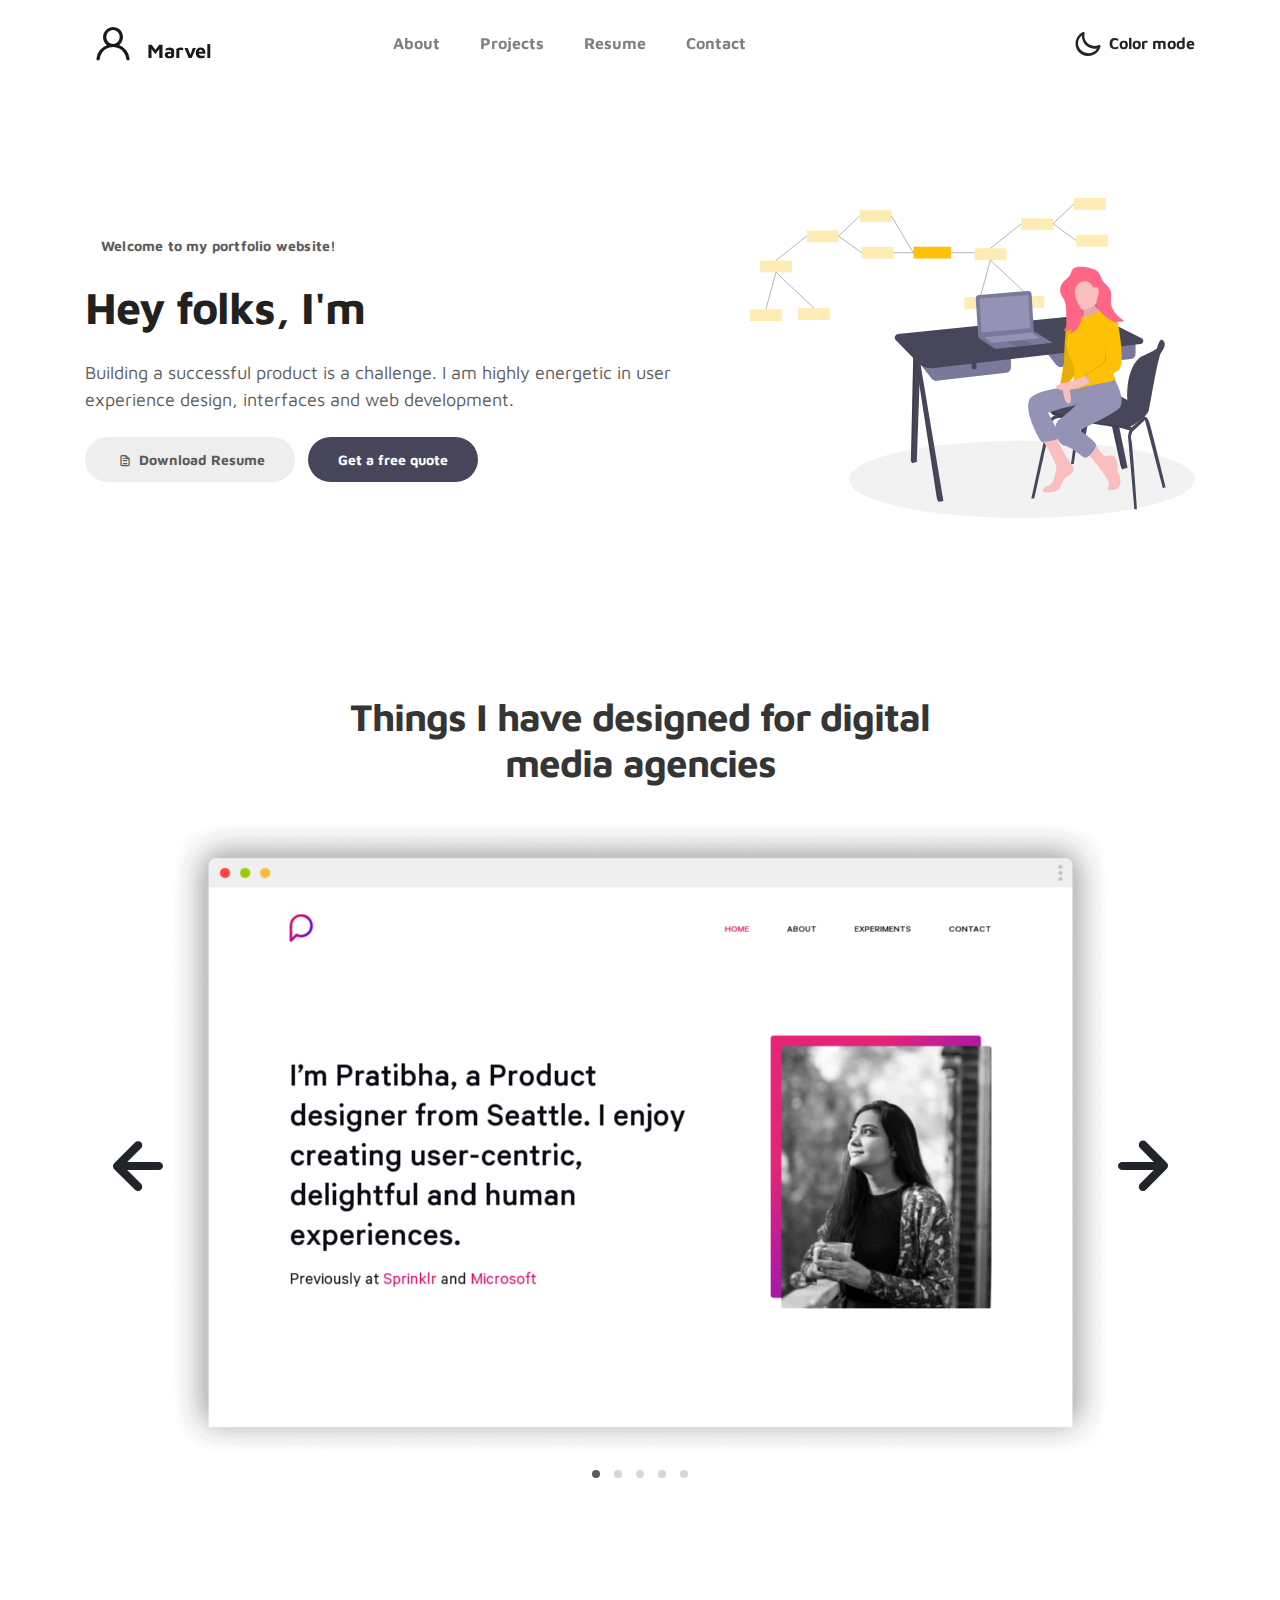
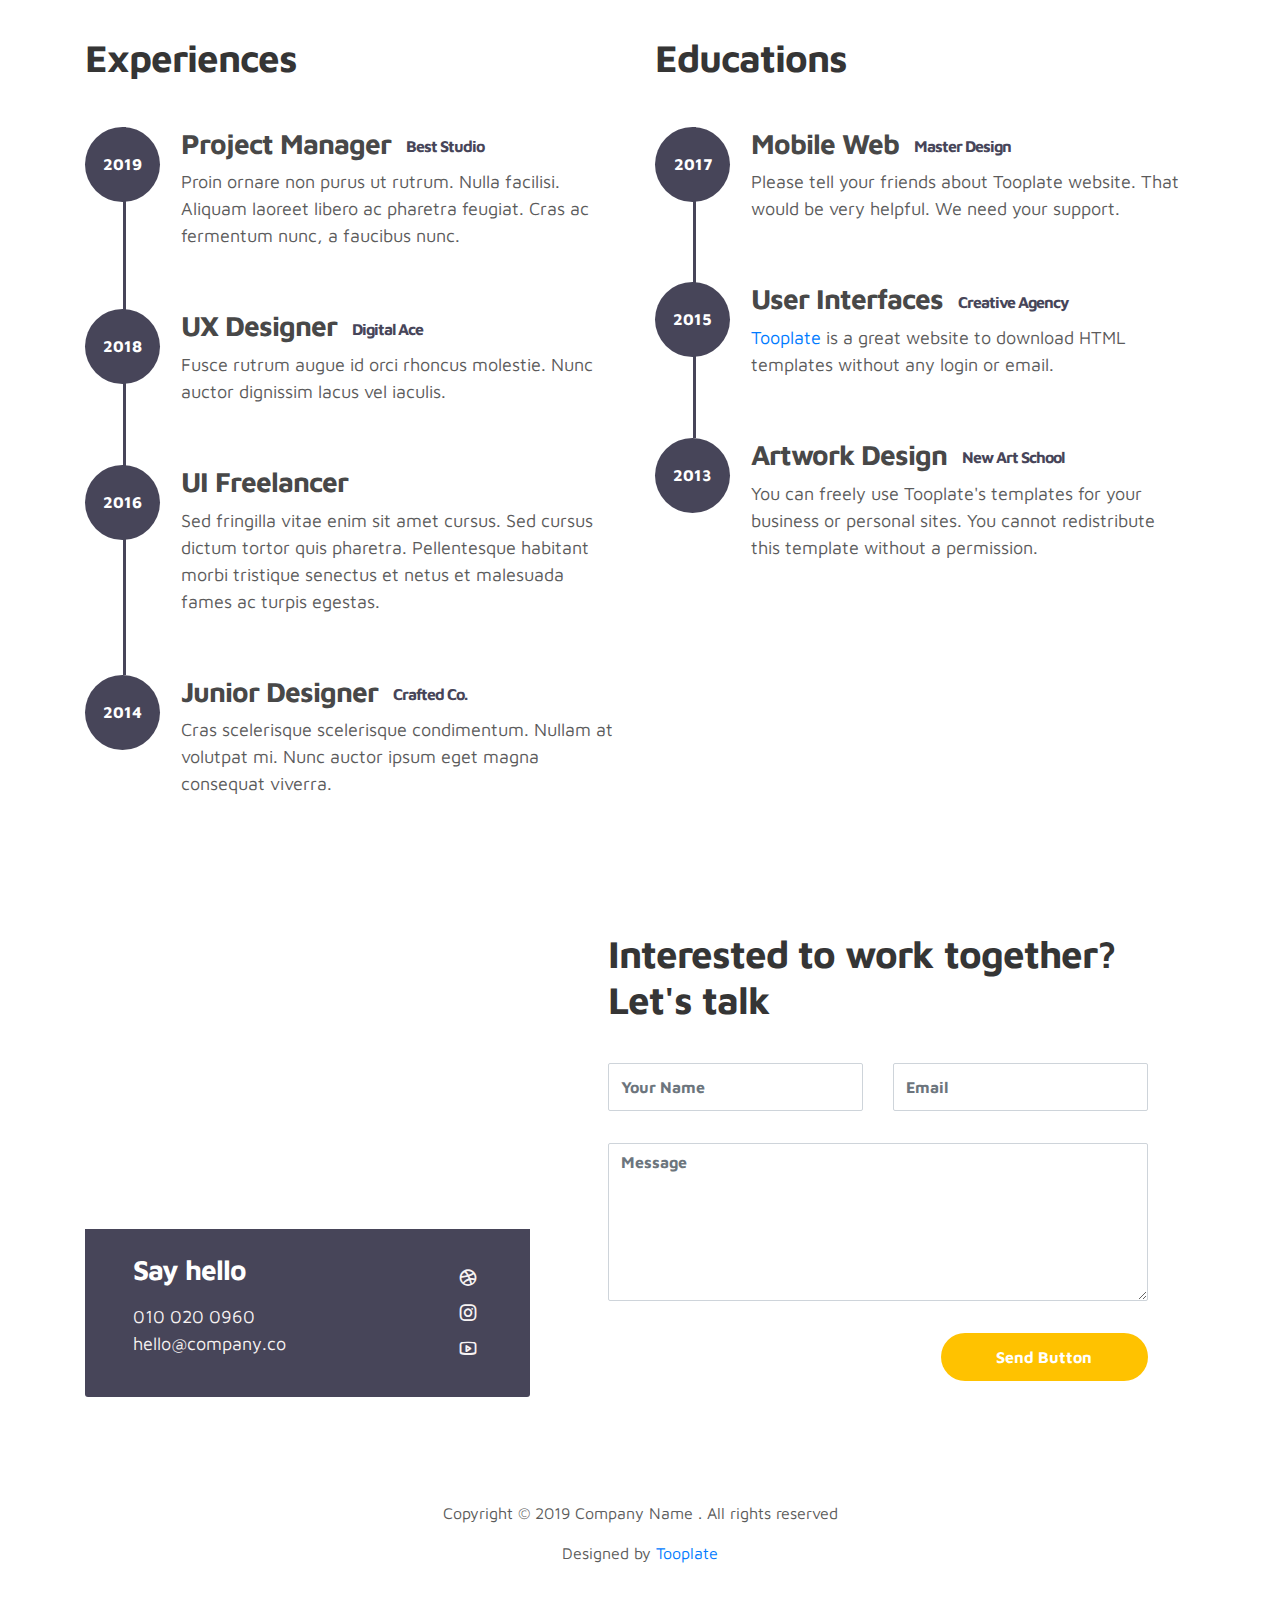
<file: index.html>
<!doctype html>
<html lang="en">
  <head>
    <meta charset="utf-8">
    <meta name="viewport" content="width=device-width, initial-scale=1, shrink-to-fit=no">
    <meta name="description" content="">
    <meta name="author" content="">

    <title>Marvel HTML Bootstrap 4 Template</title>

    <link rel="stylesheet" href="bootstrap.min.css">
    <link rel="stylesheet" href="unicons.css">
    <link rel="stylesheet" href="owl.carousel.min.css">
    <link rel="stylesheet" href="owl.theme.default.min.css">

    <!-- MAIN STYLE -->
    <link rel="stylesheet" href="tooplate-style.css">
    
<!--

Tooplate 2115 Marvel

https://www.tooplate.com/view/2115-marvel

-->
  </head>
  <body>

    <!-- MENU -->
    <nav class="navbar navbar-expand-sm navbar-light">
        <div class="container">
            <a class="navbar-brand" href="index.html"><i class='uil uil-user'></i> Marvel</a>

            <button class="navbar-toggler" type="button" data-toggle="collapse" data-target="#navbarNav" aria-controls="navbarNav" aria-expanded="false"
                aria-label="Toggle navigation">
                <span class="navbar-toggler-icon"></span>
                <span class="navbar-toggler-icon"></span>
                <span class="navbar-toggler-icon"></span>
            </button>

            <div class="collapse navbar-collapse" id="navbarNav">
                <ul class="navbar-nav mx-auto">
                    <li class="nav-item">
                        <a href="#about" class="nav-link"><span data-hover="About">About</span></a>
                    </li>
                    <li class="nav-item">
                        <a href="#project" class="nav-link"><span data-hover="Projects">Projects</span></a>
                    </li>
                    <li class="nav-item">
                        <a href="#resume" class="nav-link"><span data-hover="Resume">Resume</span></a>
                    </li>
                    <li class="nav-item">
                        <a href="#contact" class="nav-link"><span data-hover="Contact">Contact</span></a>
                    </li>
                </ul>

                <ul class="navbar-nav ml-lg-auto">
                    <div class="ml-lg-4">
                      <div class="color-mode d-lg-flex justify-content-center align-items-center">
                        <i class="color-mode-icon"></i>
                        Color mode
                      </div>
                    </div>
                </ul>
            </div>
        </div>
    </nav>

    <!-- ABOUT -->
    <section class="about full-screen d-lg-flex justify-content-center align-items-center" id="about">
        <div class="container">
            <div class="row">
                
                <div class="col-lg-7 col-md-12 col-12 d-flex align-items-center">
                    <div class="about-text">
                        <small class="small-text">Welcome to <span class="mobile-block">my portfolio website!</span></small>
                        <h1 class="animated animated-text">
                            <span class="mr-2">Hey folks, I'm</span>
                                <div class="animated-info">
                                    <span class="animated-item">Hridoy Roy</span>
                                    <span class="animated-item">Web Designer</span>
                                    <span class="animated-item">UI Specialist</span>
                                    <span class="animated-item">Laravel Developer</span>
                                </div>
                        </h1>

                        <p>Building a successful product is a challenge. I am highly energetic in user experience design, interfaces and web development.</p>
                        
                        <div class="custom-btn-group mt-4">
                          <a href="HridoyRoy-CV.pdf" class="btn mr-lg-2 custom-btn"><i class='uil uil-file-alt'></i> Download Resume</a>
                          <a href="#contact" class="btn custom-btn custom-btn-bg custom-btn-link">Get a free quote</a>
                        </div>
                    </div>
                </div>

                <div class="col-lg-5 col-md-12 col-12">
                    <div class="about-image svg">
                        <img src="undraw_software_engineer_lvl5.svg" class="img-fluid" alt="svg image">
                    </div>
                </div>

            </div>
        </div>
    </section>

    <!-- PROJECTS -->
    <section class="project py-5" id="project">
        <div class="container">
                
                <div class="row">
                  <div class="col-lg-11 text-center mx-auto col-12">

                      <div class="col-lg-8 mx-auto">
                        <h2>Things I have designed for digital media agencies</h2>
                      </div>

                      <div class="owl-carousel owl-theme">
                        <div class="item">
                          <div class="project-info">
                            <img src="project-image01.png" class="img-fluid" alt="project image">
                          </div>
                        </div>

                        <div class="item">
                          <div class="project-info">
                            <img src="project-image02.png" class="img-fluid" alt="project image">
                          </div>
                        </div>

                        <div class="item">
                          <div class="project-info">
                            <img src="project-image03.png" class="img-fluid" alt="project image">
                          </div>
                        </div>

                        <div class="item">
                          <div class="project-info">
                            <img src="project-image04.png" class="img-fluid" alt="project image">
                          </div>
                        </div>

                        <div class="item">
                          <div class="project-info">
                            <img src="project-image05.png" class="img-fluid" alt="project image">
                          </div>
                        </div>
                      </div>

                  </div>
                </div>
        </div>
    </section>

    <!-- FEATURES -->
    <section class="resume py-5 d-lg-flex justify-content-center align-items-center" id="resume">
        <div class="container">
            <div class="row">

                <div class="col-lg-6 col-12">
                  <h2 class="mb-4">Experiences</h2>

                    <div class="timeline">
                        <div class="timeline-wrapper">
                             <div class="timeline-yr">
                                  <span>2019</span>
                             </div>
                             <div class="timeline-info">
                                  <h3><span>Project Manager</span><small>Best Studio</small></h3>
                                  <p>Proin ornare non purus ut rutrum. Nulla facilisi. Aliquam laoreet libero ac pharetra feugiat. Cras ac fermentum nunc, a faucibus nunc.</p>
                             </div>
                        </div>

                        <div class="timeline-wrapper">
                            <div class="timeline-yr">
                                <span>2018</span>
                            </div>
                            <div class="timeline-info">
                                <h3><span>UX Designer</span><small>Digital Ace</small></h3>
                                <p>Fusce rutrum augue id orci rhoncus molestie. Nunc auctor dignissim lacus vel iaculis.</p>
                            </div>
                        </div>

                        <div class="timeline-wrapper">
                            <div class="timeline-yr">
                                <span>2016</span>
                            </div>
                            <div class="timeline-info">
                                <h3><span>UI Freelancer</h3>
                                <p>Sed fringilla vitae enim sit amet cursus. Sed cursus dictum tortor quis pharetra. Pellentesque habitant morbi tristique senectus et netus et malesuada fames ac turpis egestas.</p>
                            </div>
                        </div>
                        
                        <div class="timeline-wrapper">
                            <div class="timeline-yr">
                                <span>2014</span>
                            </div>
                            <div class="timeline-info">
                                <h3><span>Junior Designer<small>Crafted Co.</small></h3>
                                <p>Cras scelerisque scelerisque condimentum. Nullam at volutpat mi. Nunc auctor ipsum eget magna consequat viverra.</p>
                            </div>
                        </div>

                    </div>
                </div>

                <div class="col-lg-6 col-12">
                  <h2 class="mb-4 mobile-mt-2">Educations</h2>

                    <div class="timeline">
                        <div class="timeline-wrapper">
                             <div class="timeline-yr">
                                  <span>2017</span>
                             </div>
                             <div class="timeline-info">
                                  <h3><span>Mobile Web</span><small>Master Design</small></h3>
                                  <p>Please tell your friends about Tooplate website. That would be very helpful. We need your support.</p>
                             </div>
                        </div>

                        <div class="timeline-wrapper">
                            <div class="timeline-yr">
                                <span>2015</span>
                            </div>
                            <div class="timeline-info">
                                <h3><span>User Interfaces</span><small>Creative Agency</small></h3>
                                <p><a rel="nofollow" href="https://www.facebook.com/tooplate">Tooplate</a> is a great website to download HTML templates without any login or email.</p>
                            </div>
                        </div>
                        
                        <div class="timeline-wrapper">
                            <div class="timeline-yr">
                                <span>2013</span>
                            </div>
                            <div class="timeline-info">
                                <h3><span>Artwork Design</span><small>New Art School</small></h3>
                                <p>You can freely use Tooplate's templates for your business or personal sites. You cannot redistribute this template without a permission.</p>
                            </div>
                        </div>

                    </div>
                </div>
                
            </div>
        </div>
    </section>

    <!-- CONTACT -->
    <section class="contact py-5" id="contact">
      <div class="container">
        <div class="row">
          
          <div class="col-lg-5 mr-lg-5 col-12">
            <div class="google-map w-100">
              <iframe src="https://www.google.com/maps/embed?pb=!1m18!1m12!1m3!1d12088.558402180099!2d-73.99373482142036!3d40.75895421922642!2m3!1f0!2f0!3f0!3m2!1i1024!2i768!4f13.1!3m3!1m2!1s0x89c25855b8fb3083%3A0xa0f9aef176042a5c!2sTheater+District%2C+New+York%2C+NY%2C+USA!5e0!3m2!1sen!2smm!4v1549875377188" width="400" height="300" frameborder="0" style="border:0" allowfullscreen></iframe>
            </div>

            <div class="contact-info d-flex justify-content-between align-items-center py-4 px-lg-5">
                <div class="contact-info-item">
                  <h3 class="mb-3 text-white">Say hello</h3>
                  <p class="footer-text mb-0">010 020 0960</p>
                  <p><a href="mailto:hello@company.co">hello@company.co</a></p>
                </div>

                <ul class="social-links">
                     <li><a href="#" class="uil uil-dribbble" data-toggle="tooltip" data-placement="left" title="Dribbble"></a></li>
                     <li><a href="#" class="uil uil-instagram" data-toggle="tooltip" data-placement="left" title="Instagram"></a></li>
                     <li><a href="#" class="uil uil-youtube" data-toggle="tooltip" data-placement="left" title="Youtube"></a></li>
                </ul>
            </div>
          </div>

          <div class="col-lg-6 col-12">
            <div class="contact-form">
              <h2 class="mb-4">Interested to work together? Let's talk</h2>

              <form action="" method="get">
                <div class="row">
                  <div class="col-lg-6 col-12">
                    <input type="text" class="form-control" name="name" placeholder="Your Name" id="name">
                  </div>

                  <div class="col-lg-6 col-12">
                    <input type="email" class="form-control" name="email" placeholder="Email" id="email">
                  </div>

                  <div class="col-12">
                    <textarea name="message" rows="6" class="form-control" id="message" placeholder="Message"></textarea>
                  </div>

                  <div class="ml-lg-auto col-lg-5 col-12">
                    <input type="submit" class="form-control submit-btn" value="Send Button">
                  </div>
                </div>
              </form>
            </div>
          </div>

        </div>
      </div>
    </section>

    <!-- FOOTER -->
     <footer class="footer py-5">
          <div class="container">
               <div class="row">

                    <div class="col-lg-12 col-12">                                
                        <p class="copyright-text text-center">Copyright &copy; 2019 Company Name . All rights reserved</p>
                        <p class="copyright-text text-center">Designed by <a rel="nofollow" href="https://www.facebook.com/tooplate">Tooplate</a></p>
                    </div>
                    
               </div>
          </div>
     </footer>

    <script src="jquery-3.3.1.min.js"></script>
    <script src="popper.min.js"></script>
    <script src="bootstrap.min.js"></script>
    <script src="Headroom.js"></script>
    <script src="jQuery.headroom.js"></script>
    <script src="owl.carousel.min.js"></script>
    <script src="smoothscroll.js"></script>
    <script src="custom.js"></script>

  </body>
</html>
</file>
<file: unicons.css>
@font-face {
  font-family: 'unicons';
  src: url('unicons.eot?42479262');
  src: url('unicons.eot?42479262#iefix') format('embedded-opentype'),
       url('unicons.woff2?42479262') format('woff2'),
       url('unicons.woff?42479262') format('woff'),
       url('unicons.ttf?42479262') format('truetype'),
       url('unicons.svg?42479262#unicons') format('svg');
  font-weight: normal;
  font-style: normal;
}
/* Chrome hack: SVG is rendered more smooth in Windozze. 100% magic, uncomment if you need it. */
/* Note, that will break hinting! In other OS-es font will be not as sharp as it could be */
/*
@media screen and (-webkit-min-device-pixel-ratio:0) {
  @font-face {
    font-family: 'unicons';
    src: url('../font/unicons.svg?42479262#unicons') format('svg');
  }
}
*/
 
 [class^="uil-"]:before, [class*=" uil-"]:before {
  font-family: "unicons";
  font-style: normal;
  font-weight: normal;
  speak: none;
 
  display: inline-block;
  text-decoration: inherit;
  width: 1em;
  margin-right: .2em;
  text-align: center;
  /* opacity: .8; */
 
  /* For safety - reset parent styles, that can break glyph codes*/
  font-variant: normal;
  text-transform: none;
 
  /* fix buttons height, for twitter bootstrap */
  line-height: 1em;
 
  /* Animation center compensation - margins should be symmetric */
  /* remove if not needed */
  margin-left: .2em;
 
  /* you can be more comfortable with increased icons size */
  /* font-size: 120%; */
 
  /* Font smoothing. That was taken from TWBS */
  -webkit-font-smoothing: antialiased;
  -moz-osx-font-smoothing: grayscale;
 
  /* Uncomment for 3D effect */
  /* text-shadow: 1px 1px 1px rgba(127, 127, 127, 0.3); */
}
 
.uil-abacus:before { content: '\e800'; } /* '' */
.uil-accessible-icon-alt:before { content: '\e801'; } /* '' */
.uil-adjust-alt:before { content: '\e802'; } /* '' */
.uil-adjust-circle:before { content: '\e803'; } /* '' */
.uil-adjust-half:before { content: '\e804'; } /* '' */
.uil-adjust:before { content: '\e805'; } /* '' */
.uil-airplay:before { content: '\e806'; } /* '' */
.uil-align-alt:before { content: '\e807'; } /* '' */
.uil-align-center-alt:before { content: '\e808'; } /* '' */
.uil-align-center-h:before { content: '\e809'; } /* '' */
.uil-align-center-justify:before { content: '\e80a'; } /* '' */
.uil-align-center-v:before { content: '\e80b'; } /* '' */
.uil-align-center:before { content: '\e80c'; } /* '' */
.uil-align-justify:before { content: '\e80d'; } /* '' */
.uil-align-left-justify:before { content: '\e80e'; } /* '' */
.uil-align-left:before { content: '\e80f'; } /* '' */
.uil-align-letter-right:before { content: '\e810'; } /* '' */
.uil-align-right-justify:before { content: '\e811'; } /* '' */
.uil-align-right:before { content: '\e812'; } /* '' */
.uil-align:before { content: '\e813'; } /* '' */
.uil-ambulance:before { content: '\e814'; } /* '' */
.uil-analysis:before { content: '\e815'; } /* '' */
.uil-analytics:before { content: '\e816'; } /* '' */
.uil-anchor:before { content: '\e817'; } /* '' */
.uil-android-phone-slash:before { content: '\e818'; } /* '' */
.uil-angle-double-down:before { content: '\e819'; } /* '' */
.uil-angle-double-left:before { content: '\e81a'; } /* '' */
.uil-angle-double-right:before { content: '\e81b'; } /* '' */
.uil-angle-double-up:before { content: '\e81c'; } /* '' */
.uil-angle-down:before { content: '\e81d'; } /* '' */
.uil-angle-left:before { content: '\e81e'; } /* '' */
.uil-angle-right-b:before { content: '\e81f'; } /* '' */
.uil-angle-right:before { content: '\e820'; } /* '' */
.uil-angle-up:before { content: '\e821'; } /* '' */
.uil-annoyed-alt:before { content: '\e822'; } /* '' */
.uil-annoyed:before { content: '\e823'; } /* '' */
.uil-apps:before { content: '\e824'; } /* '' */
.uil-archive-alt:before { content: '\e825'; } /* '' */
.uil-archive:before { content: '\e826'; } /* '' */
.uil-arrow-break:before { content: '\e827'; } /* '' */
.uil-arrow-circle-down:before { content: '\e828'; } /* '' */
.uil-arrow-circle-left:before { content: '\e829'; } /* '' */
.uil-arrow-circle-right:before { content: '\e82a'; } /* '' */
.uil-arrow-circle-up:before { content: '\e82b'; } /* '' */
.uil-arrow-compress-h:before { content: '\e82c'; } /* '' */
.uil-arrow-down-left:before { content: '\e82d'; } /* '' */
.uil-arrow-down-right:before { content: '\e82e'; } /* '' */
.uil-arrow-down:before { content: '\e82f'; } /* '' */
.uil-arrow-from-right:before { content: '\e830'; } /* '' */
.uil-arrow-from-top:before { content: '\e831'; } /* '' */
.uil-arrow-growth:before { content: '\e832'; } /* '' */
.uil-arrow-left:before { content: '\e833'; } /* '' */
.uil-arrow-random:before { content: '\e834'; } /* '' */
.uil-arrow-resize-diagonal:before { content: '\e835'; } /* '' */
.uil-arrow-right:before { content: '\e836'; } /* '' */
.uil-arrow-to-bottom:before { content: '\e837'; } /* '' */
.uil-arrow-to-right:before { content: '\e838'; } /* '' */
.uil-arrow-up-left:before { content: '\e839'; } /* '' */
.uil-arrow-up-right:before { content: '\e83a'; } /* '' */
.uil-arrow-up:before { content: '\e83b'; } /* '' */
.uil-arrows-h-alt:before { content: '\e83c'; } /* '' */
.uil-arrows-h:before { content: '\e83d'; } /* '' */
.uil-arrows-left-down:before { content: '\e83e'; } /* '' */
.uil-arrows-maximize:before { content: '\e83f'; } /* '' */
.uil-arrows-merge:before { content: '\e840'; } /* '' */
.uil-arrows-resize-h:before { content: '\e841'; } /* '' */
.uil-arrows-resize-v:before { content: '\e842'; } /* '' */
.uil-arrows-resize:before { content: '\e843'; } /* '' */
.uil-arrows-right-down:before { content: '\e844'; } /* '' */
.uil-arrows-shrink-h:before { content: '\e845'; } /* '' */
.uil-arrows-shrink-v:before { content: '\e846'; } /* '' */
.uil-arrows-up-right:before { content: '\e847'; } /* '' */
.uil-arrows-v-alt:before { content: '\e848'; } /* '' */
.uil-arrows-v:before { content: '\e849'; } /* '' */
.uil-at:before { content: '\e84a'; } /* '' */
.uil-atm-card:before { content: '\e84b'; } /* '' */
.uil-atom:before { content: '\e84c'; } /* '' */
.uil-auto-flash:before { content: '\e84d'; } /* '' */
.uil-award-alt:before { content: '\e84e'; } /* '' */
.uil-award:before { content: '\e84f'; } /* '' */
.uil-baby-carriage:before { content: '\e850'; } /* '' */
.uil-backpack:before { content: '\e851'; } /* '' */
.uil-backspace:before { content: '\e852'; } /* '' */
.uil-backward:before { content: '\e853'; } /* '' */
.uil-bag-alt:before { content: '\e854'; } /* '' */
.uil-bag-slash:before { content: '\e855'; } /* '' */
.uil-bag:before { content: '\e856'; } /* '' */
.uil-ball:before { content: '\e857'; } /* '' */
.uil-ban:before { content: '\e858'; } /* '' */
.uil-bars:before { content: '\e859'; } /* '' */
.uil-basketball-hoop:before { content: '\e85a'; } /* '' */
.uil-basketball:before { content: '\e85b'; } /* '' */
.uil-battery-bolt:before { content: '\e85c'; } /* '' */
.uil-battery-empty:before { content: '\e85d'; } /* '' */
.uil-bed-double:before { content: '\e85e'; } /* '' */
.uil-bed:before { content: '\e85f'; } /* '' */
.uil-bell-school:before { content: '\e860'; } /* '' */
.uil-bell-slash:before { content: '\e861'; } /* '' */
.uil-bill:before { content: '\e862'; } /* '' */
.uil-bitcoin-circle:before { content: '\e863'; } /* '' */
.uil-bitcoin:before { content: '\e864'; } /* '' */
.uil-bluetooth-b:before { content: '\e865'; } /* '' */
.uil-bolt-alt:before { content: '\e866'; } /* '' */
.uil-bolt-slash:before { content: '\e867'; } /* '' */
.uil-bolt:before { content: '\e868'; } /* '' */
.uil-book-alt:before { content: '\e869'; } /* '' */
.uil-book-medical:before { content: '\e86a'; } /* '' */
.uil-book-open:before { content: '\e86b'; } /* '' */
.uil-book-reader:before { content: '\e86c'; } /* '' */
.uil-book:before { content: '\e86d'; } /* '' */
.uil-bookmark-full:before { content: '\e86e'; } /* '' */
.uil-bookmark:before { content: '\e86f'; } /* '' */
.uil-books:before { content: '\e870'; } /* '' */
.uil-boombox:before { content: '\e871'; } /* '' */
.uil-border-alt:before { content: '\e872'; } /* '' */
.uil-border-bottom:before { content: '\e873'; } /* '' */
.uil-border-clear:before { content: '\e874'; } /* '' */
.uil-border-horizontal:before { content: '\e875'; } /* '' */
.uil-border-inner:before { content: '\e876'; } /* '' */
.uil-border-left:before { content: '\e877'; } /* '' */
.uil-border-out:before { content: '\e878'; } /* '' */
.uil-border-right:before { content: '\e879'; } /* '' */
.uil-border-top:before { content: '\e87a'; } /* '' */
.uil-border-vertical:before { content: '\e87b'; } /* '' */
.uil-box:before { content: '\e87c'; } /* '' */
.uil-briefcase-alt:before { content: '\e87d'; } /* '' */
.uil-briefcase:before { content: '\e87e'; } /* '' */
.uil-bright:before { content: '\e87f'; } /* '' */
.uil-brightness-empty:before { content: '\e880'; } /* '' */
.uil-brightness-half:before { content: '\e881'; } /* '' */
.uil-brightness-low:before { content: '\e882'; } /* '' */
.uil-brightness-minus:before { content: '\e883'; } /* '' */
.uil-brightness-plus:before { content: '\e884'; } /* '' */
.uil-brightness:before { content: '\e885'; } /* '' */
.uil-bring-bottom:before { content: '\e886'; } /* '' */
.uil-bring-front:before { content: '\e887'; } /* '' */
.uil-brush-alt:before { content: '\e888'; } /* '' */
.uil-bug:before { content: '\e889'; } /* '' */
.uil-building:before { content: '\e88a'; } /* '' */
.uil-bullseye:before { content: '\e88b'; } /* '' */
.uil-bus-alt:before { content: '\e88c'; } /* '' */
.uil-bus-school:before { content: '\e88d'; } /* '' */
.uil-bus:before { content: '\e88e'; } /* '' */
.uil-calcualtor:before { content: '\e88f'; } /* '' */
.uil-calculator-alt:before { content: '\e890'; } /* '' */
.uil-calendar-alt:before { content: '\e891'; } /* '' */
.uil-calendar-slash:before { content: '\e892'; } /* '' */
.uil-calender:before { content: '\e893'; } /* '' */
.uil-calling:before { content: '\e894'; } /* '' */
.uil-camera-plus:before { content: '\e895'; } /* '' */
.uil-camera-slash:before { content: '\e896'; } /* '' */
.uil-camera:before { content: '\e897'; } /* '' */
.uil-cancel:before { content: '\e898'; } /* '' */
.uil-capsule:before { content: '\e899'; } /* '' */
.uil-capture:before { content: '\e89a'; } /* '' */
.uil-car-sideview:before { content: '\e89b'; } /* '' */
.uil-car-slash:before { content: '\e89c'; } /* '' */
.uil-car-wash:before { content: '\e89d'; } /* '' */
.uil-car:before { content: '\e89e'; } /* '' */
.uil-card-atm:before { content: '\e89f'; } /* '' */
.uil-caret-right:before { content: '\e8a0'; } /* '' */
.uil-cart:before { content: '\e8a1'; } /* '' */
.uil-cell:before { content: '\e8a2'; } /* '' */
.uil-celsius:before { content: '\e8a3'; } /* '' */
.uil-chart-bar-alt:before { content: '\e8a4'; } /* '' */
.uil-chart-bar:before { content: '\e8a5'; } /* '' */
.uil-chart-down:before { content: '\e8a6'; } /* '' */
.uil-chart-growth-alt:before { content: '\e8a7'; } /* '' */
.uil-chart-growth:before { content: '\e8a8'; } /* '' */
.uil-chart-line:before { content: '\e8a9'; } /* '' */
.uil-chart-pie-alt:before { content: '\e8aa'; } /* '' */
.uil-chart-pie:before { content: '\e8ab'; } /* '' */
.uil-chart:before { content: '\e8ac'; } /* '' */
.uil-chat-bubble-user:before { content: '\e8ad'; } /* '' */
.uil-chat-info:before { content: '\e8ae'; } /* '' */
.uil-chat:before { content: '\e8af'; } /* '' */
.uil-check-circle:before { content: '\e8b0'; } /* '' */
.uil-check-square:before { content: '\e8b1'; } /* '' */
.uil-check:before { content: '\e8b2'; } /* '' */
.uil-circle-layer:before { content: '\e8b3'; } /* '' */
.uil-circle:before { content: '\e8b4'; } /* '' */
.uil-circuit:before { content: '\e8b5'; } /* '' */
.uil-clapper-board:before { content: '\e8b6'; } /* '' */
.uil-clipboard-alt:before { content: '\e8b7'; } /* '' */
.uil-clipboard-blank:before { content: '\e8b8'; } /* '' */
.uil-clipboard-notes:before { content: '\e8b9'; } /* '' */
.uil-clipboard:before { content: '\e8ba'; } /* '' */
.uil-clock-eight:before { content: '\e8bb'; } /* '' */
.uil-clock-five:before { content: '\e8bc'; } /* '' */
.uil-clock-nine:before { content: '\e8bd'; } /* '' */
.uil-clock-seven:before { content: '\e8be'; } /* '' */
.uil-clock-ten:before { content: '\e8bf'; } /* '' */
.uil-clock-three:before { content: '\e8c0'; } /* '' */
.uil-clock-two:before { content: '\e8c1'; } /* '' */
.uil-clock:before { content: '\e8c2'; } /* '' */
.uil-closed-captioning:before { content: '\e8c3'; } /* '' */
.uil-cloud-block:before { content: '\e8c4'; } /* '' */
.uil-cloud-bookmark:before { content: '\e8c5'; } /* '' */
.uil-cloud-check:before { content: '\e8c6'; } /* '' */
.uil-cloud-computing:before { content: '\e8c7'; } /* '' */
.uil-cloud-data-connection:before { content: '\e8c8'; } /* '' */
.uil-cloud-database-tree:before { content: '\e8c9'; } /* '' */
.uil-cloud-download:before { content: '\e8ca'; } /* '' */
.uil-cloud-drizzle:before { content: '\e8cb'; } /* '' */
.uil-cloud-exclamation:before { content: '\e8cc'; } /* '' */
.uil-cloud-hail:before { content: '\e8cd'; } /* '' */
.uil-cloud-heart:before { content: '\e8ce'; } /* '' */
.uil-cloud-info:before { content: '\e8cf'; } /* '' */
.uil-cloud-lock:before { content: '\e8d0'; } /* '' */
.uil-cloud-meatball:before { content: '\e8d1'; } /* '' */
.uil-cloud-moon-hail:before { content: '\e8d2'; } /* '' */
.uil-cloud-moon-meatball:before { content: '\e8d3'; } /* '' */
.uil-cloud-moon-rain:before { content: '\e8d4'; } /* '' */
.uil-cloud-moon-showers:before { content: '\e8d5'; } /* '' */
.uil-cloud-moon:before { content: '\e8d6'; } /* '' */
.uil-cloud-question:before { content: '\e8d7'; } /* '' */
.uil-cloud-rain-sun:before { content: '\e8d8'; } /* '' */
.uil-cloud-rain:before { content: '\e8d9'; } /* '' */
.uil-cloud-redo:before { content: '\e8da'; } /* '' */
.uil-cloud-set:before { content: '\e8db'; } /* '' */
.uil-cloud-share:before { content: '\e8dc'; } /* '' */
.uil-cloud-shield:before { content: '\e8dd'; } /* '' */
.uil-cloud-showers-alt:before { content: '\e8de'; } /* '' */
.uil-cloud-showers-heavy:before { content: '\e8df'; } /* '' */
.uil-cloud-showers:before { content: '\e8e0'; } /* '' */
.uil-cloud-slash:before { content: '\e8e1'; } /* '' */
.uil-cloud-sun-hail:before { content: '\e8e2'; } /* '' */
.uil-cloud-sun-meatball:before { content: '\e8e3'; } /* '' */
.uil-cloud-sun-rain-alt:before { content: '\e8e4'; } /* '' */
.uil-cloud-sun-rain:before { content: '\e8e5'; } /* '' */
.uil-cloud-sun-tear:before { content: '\e8e6'; } /* '' */
.uil-cloud-sun:before { content: '\e8e7'; } /* '' */
.uil-cloud-times:before { content: '\e8e8'; } /* '' */
.uil-cloud-unlock:before { content: '\e8e9'; } /* '' */
.uil-cloud-upload:before { content: '\e8ea'; } /* '' */
.uil-cloud-wifi:before { content: '\e8eb'; } /* '' */
.uil-cloud-wind:before { content: '\e8ec'; } /* '' */
.uil-cloud:before { content: '\e8ed'; } /* '' */
.uil-clouds:before { content: '\e8ee'; } /* '' */
.uil-club:before { content: '\e8ef'; } /* '' */
.uil-code:before { content: '\e8f0'; } /* '' */
.uil-coffee:before { content: '\e8f1'; } /* '' */
.uil-cog:before { content: '\e8f2'; } /* '' */
.uil-coins:before { content: '\e8f3'; } /* '' */
.uil-columns:before { content: '\e8f4'; } /* '' */
.uil-comment-alt-block:before { content: '\e8f5'; } /* '' */
.uil-comment-alt-chart-lines:before { content: '\e8f6'; } /* '' */
.uil-comment-alt-check:before { content: '\e8f7'; } /* '' */
.uil-comment-alt-dots:before { content: '\e8f8'; } /* '' */
.uil-comment-alt-download:before { content: '\e8f9'; } /* '' */
.uil-comment-alt-edit:before { content: '\e8fa'; } /* '' */
.uil-comment-alt-exclamation:before { content: '\e8fb'; } /* '' */
.uil-comment-alt-heart:before { content: '\e8fc'; } /* '' */
.uil-comment-alt-image:before { content: '\e8fd'; } /* '' */
.uil-comment-alt-info:before { content: '\e8fe'; } /* '' */
.uil-comment-alt-lines:before { content: '\e8ff'; } /* '' */
.uil-comment-alt-lock:before { content: '\e900'; } /* '' */
.uil-comment-alt-medical:before { content: '\e901'; } /* '' */
.uil-comment-alt-message:before { content: '\e902'; } /* '' */
.uil-comment-alt-notes:before { content: '\e903'; } /* '' */
.uil-comment-alt-plus:before { content: '\e904'; } /* '' */
.uil-comment-alt-question:before { content: '\e905'; } /* '' */
.uil-comment-alt-redo:before { content: '\e906'; } /* '' */
.uil-comment-alt-search:before { content: '\e907'; } /* '' */
.uil-comment-alt-share:before { content: '\e908'; } /* '' */
.uil-comment-alt-shield:before { content: '\e909'; } /* '' */
.uil-comment-alt-upload:before { content: '\e90a'; } /* '' */
.uil-comment-alt-verify:before { content: '\e90b'; } /* '' */
.uil-comment-alt:before { content: '\e90c'; } /* '' */
.uil-comment-block:before { content: '\e90d'; } /* '' */
.uil-comment-chart-line:before { content: '\e90e'; } /* '' */
.uil-comment-check:before { content: '\e90f'; } /* '' */
.uil-comment-dots:before { content: '\e910'; } /* '' */
.uil-comment-download:before { content: '\e911'; } /* '' */
.uil-comment-edit:before { content: '\e912'; } /* '' */
.uil-comment-exclamation:before { content: '\e913'; } /* '' */
.uil-comment-heart:before { content: '\e914'; } /* '' */
.uil-comment-image:before { content: '\e915'; } /* '' */
.uil-comment-info-alt:before { content: '\e916'; } /* '' */
.uil-comment-info:before { content: '\e917'; } /* '' */
.uil-comment-lines:before { content: '\e918'; } /* '' */
.uil-comment-lock:before { content: '\e919'; } /* '' */
.uil-comment-medical:before { content: '\e91a'; } /* '' */
.uil-comment-message:before { content: '\e91b'; } /* '' */
.uil-comment-notes:before { content: '\e91c'; } /* '' */
.uil-comment-plus:before { content: '\e91d'; } /* '' */
.uil-comment-question:before { content: '\e91e'; } /* '' */
.uil-comment-redo:before { content: '\e91f'; } /* '' */
.uil-comment-search:before { content: '\e920'; } /* '' */
.uil-comment-share:before { content: '\e921'; } /* '' */
.uil-comment-shield:before { content: '\e922'; } /* '' */
.uil-comment-slash:before { content: '\e923'; } /* '' */
.uil-comment-upload:before { content: '\e924'; } /* '' */
.uil-comment-verify:before { content: '\e925'; } /* '' */
.uil-comment:before { content: '\e926'; } /* '' */
.uil-comments-alt:before { content: '\e927'; } /* '' */
.uil-comments:before { content: '\e928'; } /* '' */
.uil-commnet-alt-slash:before { content: '\e929'; } /* '' */
.uil-compact-disc:before { content: '\e92a'; } /* '' */
.uil-compass:before { content: '\e92b'; } /* '' */
.uil-compress-alt-left:before { content: '\e92c'; } /* '' */
.uil-compress-alt:before { content: '\e92d'; } /* '' */
.uil-compress-arrows:before { content: '\e92e'; } /* '' */
.uil-compress-lines:before { content: '\e92f'; } /* '' */
.uil-compress-point:before { content: '\e930'; } /* '' */
.uil-compress-v:before { content: '\e931'; } /* '' */
.uil-compress:before { content: '\e932'; } /* '' */
.uil-computer-mouse:before { content: '\e933'; } /* '' */
.uil-confused:before { content: '\e934'; } /* '' */
.uil-constructor:before { content: '\e935'; } /* '' */
.uil-copy-alt:before { content: '\e936'; } /* '' */
.uil-copy-landscape:before { content: '\e937'; } /* '' */
.uil-copy:before { content: '\e938'; } /* '' */
.uil-copyright:before { content: '\e939'; } /* '' */
.uil-corner-down-left:before { content: '\e93a'; } /* '' */
.uil-corner-down-right-alt:before { content: '\e93b'; } /* '' */
.uil-corner-down-right:before { content: '\e93c'; } /* '' */
.uil-corner-left-down:before { content: '\e93d'; } /* '' */
.uil-corner-right-down:before { content: '\e93e'; } /* '' */
.uil-corner-up-left-alt:before { content: '\e93f'; } /* '' */
.uil-corner-up-left:before { content: '\e940'; } /* '' */
.uil-corner-up-right-alt:before { content: '\e941'; } /* '' */
.uil-corner-up-right:before { content: '\e942'; } /* '' */
.uil-creative-commons-pd-alt:before { content: '\e943'; } /* '' */
.uil-creative-commons-pd:before { content: '\e944'; } /* '' */
.uil-crockery:before { content: '\e945'; } /* '' */
.uil-crop-alt-rotate-left:before { content: '\e946'; } /* '' */
.uil-crop-alt-rotate-right:before { content: '\e947'; } /* '' */
.uil-crop-alt:before { content: '\e948'; } /* '' */
.uil-crosshair-alt:before { content: '\e949'; } /* '' */
.uil-crosshair:before { content: '\e94a'; } /* '' */
.uil-crosshairs:before { content: '\e94b'; } /* '' */
.uil-cube:before { content: '\e94c'; } /* '' */
.uil-data-sharing:before { content: '\e94d'; } /* '' */
.uil-database-alt:before { content: '\e94e'; } /* '' */
.uil-database:before { content: '\e94f'; } /* '' */
.uil-desert:before { content: '\e950'; } /* '' */
.uil-desktop-alt-slash:before { content: '\e951'; } /* '' */
.uil-desktop-alt:before { content: '\e952'; } /* '' */
.uil-desktop-cloud-alt:before { content: '\e953'; } /* '' */
.uil-desktop-slash:before { content: '\e954'; } /* '' */
.uil-desktop:before { content: '\e955'; } /* '' */
.uil-dialpad-alt:before { content: '\e956'; } /* '' */
.uil-dialpad:before { content: '\e957'; } /* '' */
.uil-diamond:before { content: '\e958'; } /* '' */
.uil-diary-alt:before { content: '\e959'; } /* '' */
.uil-diary:before { content: '\e95a'; } /* '' */
.uil-dice-five:before { content: '\e95b'; } /* '' */
.uil-dice-four:before { content: '\e95c'; } /* '' */
.uil-dice-one:before { content: '\e95d'; } /* '' */
.uil-dice-six:before { content: '\e95e'; } /* '' */
.uil-dice-three:before { content: '\e95f'; } /* '' */
.uil-dice-two:before { content: '\e960'; } /* '' */
.uil-direction:before { content: '\e961'; } /* '' */
.uil-directions:before { content: '\e962'; } /* '' */
.uil-dizzy-meh:before { content: '\e963'; } /* '' */
.uil-dna:before { content: '\e964'; } /* '' */
.uil-document-layout-center:before { content: '\e965'; } /* '' */
.uil-document-layout-left:before { content: '\e966'; } /* '' */
.uil-document-layout-right:before { content: '\e967'; } /* '' */
.uil-document:before { content: '\e968'; } /* '' */
.uil-dollar-alt:before { content: '\e969'; } /* '' */
.uil-dollar-sign-alt:before { content: '\e96a'; } /* '' */
.uil-dollar-sign:before { content: '\e96b'; } /* '' */
.uil-down-arrow:before { content: '\e96c'; } /* '' */
.uil-download-alt:before { content: '\e96d'; } /* '' */
.uil-dribbble:before { content: '\e96e'; } /* '' */
.uil-drill:before { content: '\e96f'; } /* '' */
.uil-dropbox:before { content: '\e970'; } /* '' */
.uil-dumbbell:before { content: '\e971'; } /* '' */
.uil-edit-alt:before { content: '\e972'; } /* '' */
.uil-edit:before { content: '\e973'; } /* '' */
.uil-ellipsis-h:before { content: '\e974'; } /* '' */
.uil-ellipsis-v:before { content: '\e975'; } /* '' */
.uil-emoji:before { content: '\e976'; } /* '' */
.uil-enter:before { content: '\e977'; } /* '' */
.uil-entry:before { content: '\e978'; } /* '' */
.uil-envelope-add:before { content: '\e979'; } /* '' */
.uil-envelope-alt:before { content: '\e97a'; } /* '' */
.uil-envelope-block:before { content: '\e97b'; } /* '' */
.uil-envelope-bookmark:before { content: '\e97c'; } /* '' */
.uil-envelope-check:before { content: '\e97d'; } /* '' */
.uil-envelope-download-alt:before { content: '\e97e'; } /* '' */
.uil-envelope-download:before { content: '\e97f'; } /* '' */
.uil-envelope-edit:before { content: '\e980'; } /* '' */
.uil-envelope-exclamation:before { content: '\e981'; } /* '' */
.uil-envelope-heart:before { content: '\e982'; } /* '' */
.uil-envelope-info:before { content: '\e983'; } /* '' */
.uil-envelope-lock:before { content: '\e984'; } /* '' */
.uil-envelope-minus:before { content: '\e985'; } /* '' */
.uil-envelope-open:before { content: '\e986'; } /* '' */
.uil-envelope-question:before { content: '\e987'; } /* '' */
.uil-envelope-receive:before { content: '\e988'; } /* '' */
.uil-envelope-redo:before { content: '\e989'; } /* '' */
.uil-envelope-search:before { content: '\e98a'; } /* '' */
.uil-envelope-send:before { content: '\e98b'; } /* '' */
.uil-envelope-share:before { content: '\e98c'; } /* '' */
.uil-envelope-shield:before { content: '\e98d'; } /* '' */
.uil-envelope-star:before { content: '\e98e'; } /* '' */
.uil-envelope-times:before { content: '\e98f'; } /* '' */
.uil-envelope-upload-alt:before { content: '\e990'; } /* '' */
.uil-envelope-upload:before { content: '\e991'; } /* '' */
.uil-envelope:before { content: '\e992'; } /* '' */
.uil-envelopes:before { content: '\e993'; } /* '' */
.uil-equal-circle:before { content: '\e994'; } /* '' */
.uil-euro-circle:before { content: '\e995'; } /* '' */
.uil-euro:before { content: '\e996'; } /* '' */
.uil-exchange-alt:before { content: '\e997'; } /* '' */
.uil-exchange:before { content: '\e998'; } /* '' */
.uil-exclamation-circle:before { content: '\e999'; } /* '' */
.uil-exclamation-octagon:before { content: '\e99a'; } /* '' */
.uil-exclamation-triangle:before { content: '\e99b'; } /* '' */
.uil-exclude:before { content: '\e99c'; } /* '' */
.uil-exit:before { content: '\e99d'; } /* '' */
.uil-expand-alt:before { content: '\e99e'; } /* '' */
.uil-expand-arrows-alt:before { content: '\e99f'; } /* '' */
.uil-expand-arrows:before { content: '\e9a0'; } /* '' */
.uil-expand-from-corner:before { content: '\e9a1'; } /* '' */
.uil-expand-left:before { content: '\e9a2'; } /* '' */
.uil-export:before { content: '\e9a3'; } /* '' */
.uil-exposure-alt:before { content: '\e9a4'; } /* '' */
.uil-exposure-increase:before { content: '\e9a5'; } /* '' */
.uil-external-link-alt:before { content: '\e9a6'; } /* '' */
.uil-eye-slash:before { content: '\e9a7'; } /* '' */
.uil-eye:before { content: '\e9a8'; } /* '' */
.uil-facebook:before { content: '\e9a9'; } /* '' */
.uil-fahrenheit:before { content: '\e9aa'; } /* '' */
.uil-fast-mail-alt:before { content: '\e9ab'; } /* '' */
.uil-fast-mail:before { content: '\e9ac'; } /* '' */
.uil-favorite:before { content: '\e9ad'; } /* '' */
.uil-feedback:before { content: '\e9ae'; } /* '' */
.uil-file-alt:before { content: '\e9af'; } /* '' */
.uil-file-blank:before { content: '\e9b0'; } /* '' */
.uil-file-block-alt:before { content: '\e9b1'; } /* '' */
.uil-file-bookmark-alt:before { content: '\e9b2'; } /* '' */
.uil-file-check-alt:before { content: '\e9b3'; } /* '' */
.uil-file-check:before { content: '\e9b4'; } /* '' */
.uil-file-contract-dollar:before { content: '\e9b5'; } /* '' */
.uil-file-copy-alt:before { content: '\e9b6'; } /* '' */
.uil-file-download-alt:before { content: '\e9b7'; } /* '' */
.uil-file-download:before { content: '\e9b8'; } /* '' */
.uil-file-edit-alt:before { content: '\e9b9'; } /* '' */
.uil-file-exclamation-alt:before { content: '\e9ba'; } /* '' */
.uil-file-exclamation:before { content: '\e9bb'; } /* '' */
.uil-file-heart:before { content: '\e9bc'; } /* '' */
.uil-file-info-alt:before { content: '\e9bd'; } /* '' */
.uil-file-landscape-alt:before { content: '\e9be'; } /* '' */
.uil-file-landscape:before { content: '\e9bf'; } /* '' */
.uil-file-lanscape-slash:before { content: '\e9c0'; } /* '' */
.uil-file-lock-alt:before { content: '\e9c1'; } /* '' */
.uil-file-medical-alt:before { content: '\e9c2'; } /* '' */
.uil-file-medical:before { content: '\e9c3'; } /* '' */
.uil-file-minus-alt:before { content: '\e9c4'; } /* '' */
.uil-file-minus:before { content: '\e9c5'; } /* '' */
.uil-file-network:before { content: '\e9c6'; } /* '' */
.uil-file-plus-alt:before { content: '\e9c7'; } /* '' */
.uil-file-plus:before { content: '\e9c8'; } /* '' */
.uil-file-question-alt:before { content: '\e9c9'; } /* '' */
.uil-file-question:before { content: '\e9ca'; } /* '' */
.uil-file-redo-alt:before { content: '\e9cb'; } /* '' */
.uil-file-search-alt:before { content: '\e9cc'; } /* '' */
.uil-file-share-alt:before { content: '\e9cd'; } /* '' */
.uil-file-shield-alt:before { content: '\e9ce'; } /* '' */
.uil-file-slash:before { content: '\e9cf'; } /* '' */
.uil-file-times-alt:before { content: '\e9d0'; } /* '' */
.uil-file-times:before { content: '\e9d1'; } /* '' */
.uil-file-upload-alt:before { content: '\e9d2'; } /* '' */
.uil-file-upload:before { content: '\e9d3'; } /* '' */
.uil-file:before { content: '\e9d4'; } /* '' */
.uil-files-landscapes-alt:before { content: '\e9d5'; } /* '' */
.uil-files-landscapes:before { content: '\e9d6'; } /* '' */
.uil-film:before { content: '\e9d7'; } /* '' */
.uil-filter-slash:before { content: '\e9d8'; } /* '' */
.uil-filter:before { content: '\e9d9'; } /* '' */
.uil-flask-potion:before { content: '\e9da'; } /* '' */
.uil-flask:before { content: '\e9db'; } /* '' */
.uil-flip-h-alt:before { content: '\e9dc'; } /* '' */
.uil-flip-h:before { content: '\e9dd'; } /* '' */
.uil-flip-v-alt:before { content: '\e9de'; } /* '' */
.uil-flip-v:before { content: '\e9df'; } /* '' */
.uil-flower:before { content: '\e9e0'; } /* '' */
.uil-focus-add:before { content: '\e9e1'; } /* '' */
.uil-focus-target:before { content: '\e9e2'; } /* '' */
.uil-focus:before { content: '\e9e3'; } /* '' */
.uil-folder-check:before { content: '\e9e4'; } /* '' */
.uil-folder-download:before { content: '\e9e5'; } /* '' */
.uil-folder-exclamation:before { content: '\e9e6'; } /* '' */
.uil-folder-heart:before { content: '\e9e7'; } /* '' */
.uil-folder-info:before { content: '\e9e8'; } /* '' */
.uil-folder-lock:before { content: '\e9e9'; } /* '' */
.uil-folder-medical:before { content: '\e9ea'; } /* '' */
.uil-folder-minus:before { content: '\e9eb'; } /* '' */
.uil-folder-network:before { content: '\e9ec'; } /* '' */
.uil-folder-plus:before { content: '\e9ed'; } /* '' */
.uil-folder-question:before { content: '\e9ee'; } /* '' */
.uil-folder-slash:before { content: '\e9ef'; } /* '' */
.uil-folder-times:before { content: '\e9f0'; } /* '' */
.uil-folder-upload:before { content: '\e9f1'; } /* '' */
.uil-folder:before { content: '\e9f2'; } /* '' */
.uil-food:before { content: '\e9f3'; } /* '' */
.uil-football-american:before { content: '\e9f4'; } /* '' */
.uil-football-ball:before { content: '\e9f5'; } /* '' */
.uil-football:before { content: '\e9f6'; } /* '' */
.uil-forecastcloud-moon-tear:before { content: '\e9f7'; } /* '' */
.uil-forwaded-call:before { content: '\e9f8'; } /* '' */
.uil-forward:before { content: '\e9f9'; } /* '' */
.uil-frown:before { content: '\e9fa'; } /* '' */
.uil-game-structure:before { content: '\e9fb'; } /* '' */
.uil-game:before { content: '\e9fc'; } /* '' */
.uil-gift:before { content: '\e9fd'; } /* '' */
.uil-glass-martini-alt-slash:before { content: '\e9fe'; } /* '' */
.uil-glass-martini-alt:before { content: '\e9ff'; } /* '' */
.uil-glass-martini:before { content: '\ea00'; } /* '' */
.uil-glass-tea:before { content: '\ea01'; } /* '' */
.uil-glass:before { content: '\ea02'; } /* '' */
.uil-globe:before { content: '\ea03'; } /* '' */
.uil-gold:before { content: '\ea04'; } /* '' */
.uil-google-drive:before { content: '\ea05'; } /* '' */
.uil-graduation-hat:before { content: '\ea06'; } /* '' */
.uil-graph-bar:before { content: '\ea07'; } /* '' */
.uil-grid:before { content: '\ea08'; } /* '' */
.uil-grids:before { content: '\ea09'; } /* '' */
.uil-grin-tongue-wink-alt:before { content: '\ea0a'; } /* '' */
.uil-grin-tongue-wink:before { content: '\ea0b'; } /* '' */
.uil-grin:before { content: '\ea0c'; } /* '' */
.uil-grip-horizontal-line:before { content: '\ea0d'; } /* '' */
.uil-hdd:before { content: '\ea0e'; } /* '' */
.uil-headphones-alt:before { content: '\ea0f'; } /* '' */
.uil-headphones:before { content: '\ea10'; } /* '' */
.uil-heart-alt:before { content: '\ea11'; } /* '' */
.uil-heart-medical:before { content: '\ea12'; } /* '' */
.uil-heart-rate:before { content: '\ea13'; } /* '' */
.uil-heart-sign:before { content: '\ea14'; } /* '' */
.uil-heart:before { content: '\ea15'; } /* '' */
.uil-heartbeat:before { content: '\ea16'; } /* '' */
.uil-history-alt:before { content: '\ea17'; } /* '' */
.uil-history:before { content: '\ea18'; } /* '' */
.uil-home-alt:before { content: '\ea19'; } /* '' */
.uil-home:before { content: '\ea1a'; } /* '' */
.uil-horizontal-align-center:before { content: '\ea1b'; } /* '' */
.uil-horizontal-align-left:before { content: '\ea1c'; } /* '' */
.uil-horizontal-align-right:before { content: '\ea1d'; } /* '' */
.uil-horizontal-distribution-center:before { content: '\ea1e'; } /* '' */
.uil-horizontal-distribution-left:before { content: '\ea1f'; } /* '' */
.uil-horizontal-distribution-right:before { content: '\ea20'; } /* '' */
.uil-hunting:before { content: '\ea21'; } /* '' */
.uil-image-alt-slash:before { content: '\ea22'; } /* '' */
.uil-image-block:before { content: '\ea23'; } /* '' */
.uil-image-broken:before { content: '\ea24'; } /* '' */
.uil-image-check:before { content: '\ea25'; } /* '' */
.uil-image-download:before { content: '\ea26'; } /* '' */
.uil-image-edit:before { content: '\ea27'; } /* '' */
.uil-image-lock:before { content: '\ea28'; } /* '' */
.uil-image-minus:before { content: '\ea29'; } /* '' */
.uil-image-plus:before { content: '\ea2a'; } /* '' */
.uil-image-question:before { content: '\ea2b'; } /* '' */
.uil-image-redo:before { content: '\ea2c'; } /* '' */
.uil-image-resize-landscape:before { content: '\ea2d'; } /* '' */
.uil-image-resize-square:before { content: '\ea2e'; } /* '' */
.uil-image-search:before { content: '\ea2f'; } /* '' */
.uil-image-share:before { content: '\ea30'; } /* '' */
.uil-image-shield:before { content: '\ea31'; } /* '' */
.uil-image-slash:before { content: '\ea32'; } /* '' */
.uil-image-times:before { content: '\ea33'; } /* '' */
.uil-image-upload:before { content: '\ea34'; } /* '' */
.uil-image-v:before { content: '\ea35'; } /* '' */
.uil-image:before { content: '\ea36'; } /* '' */
.uil-images:before { content: '\ea37'; } /* '' */
.uil-incoming-call:before { content: '\ea38'; } /* '' */
.uil-info-circle:before { content: '\ea39'; } /* '' */
.uil-instagram:before { content: '\ea3a'; } /* '' */
.uil-invoice:before { content: '\ea3b'; } /* '' */
.uil-jackhammer:before { content: '\ea3c'; } /* '' */
.uil-kayak:before { content: '\ea3d'; } /* '' */
.uil-key-skeleton-alt:before { content: '\ea3e'; } /* '' */
.uil-key-skeleton:before { content: '\ea3f'; } /* '' */
.uil-keyboard-alt:before { content: '\ea40'; } /* '' */
.uil-keyboard-hide:before { content: '\ea41'; } /* '' */
.uil-keyboard-show:before { content: '\ea42'; } /* '' */
.uil-keyboard:before { content: '\ea43'; } /* '' */
.uil-keyhole-circle:before { content: '\ea44'; } /* '' */
.uil-keyhole-square-full:before { content: '\ea45'; } /* '' */
.uil-keyhole-square:before { content: '\ea46'; } /* '' */
.uil-kid:before { content: '\ea47'; } /* '' */
.uil-label-alt:before { content: '\ea48'; } /* '' */
.uil-label:before { content: '\ea49'; } /* '' */
.uil-lamp:before { content: '\ea4a'; } /* '' */
.uil-laptop-cloud:before { content: '\ea4b'; } /* '' */
.uil-laptop:before { content: '\ea4c'; } /* '' */
.uil-laughing:before { content: '\ea4d'; } /* '' */
.uil-layer-group-slash:before { content: '\ea4e'; } /* '' */
.uil-layer-group:before { content: '\ea4f'; } /* '' */
.uil-layers-alt:before { content: '\ea50'; } /* '' */
.uil-layers-slash:before { content: '\ea51'; } /* '' */
.uil-layers:before { content: '\ea52'; } /* '' */
.uil-left-arrow-from-left:before { content: '\ea53'; } /* '' */
.uil-left-arrow-to-left:before { content: '\ea54'; } /* '' */
.uil-left-indent-alt:before { content: '\ea55'; } /* '' */
.uil-left-indent:before { content: '\ea56'; } /* '' */
.uil-life-ring:before { content: '\ea57'; } /* '' */
.uil-lightbulb-alt:before { content: '\ea58'; } /* '' */
.uil-lightbulb:before { content: '\ea59'; } /* '' */
.uil-line-alt:before { content: '\ea5a'; } /* '' */
.uil-line-spacing:before { content: '\ea5b'; } /* '' */
.uil-link-alt:before { content: '\ea5c'; } /* '' */
.uil-link-broken:before { content: '\ea5d'; } /* '' */
.uil-link-h:before { content: '\ea5e'; } /* '' */
.uil-link:before { content: '\ea5f'; } /* '' */
.uil-list-ui-alt:before { content: '\ea60'; } /* '' */
.uil-list-ul:before { content: '\ea61'; } /* '' */
.uil-location-arrow-alt:before { content: '\ea62'; } /* '' */
.uil-location-arrow:before { content: '\ea63'; } /* '' */
.uil-location-pin-alt:before { content: '\ea64'; } /* '' */
.uil-location-point:before { content: '\ea65'; } /* '' */
.uil-location:before { content: '\ea66'; } /* '' */
.uil-lock-access:before { content: '\ea67'; } /* '' */
.uil-lock-alt:before { content: '\ea68'; } /* '' */
.uil-lock-open-alt:before { content: '\ea69'; } /* '' */
.uil-lock-slash:before { content: '\ea6a'; } /* '' */
.uil-lock:before { content: '\ea6b'; } /* '' */
.uil-mailbox-alt:before { content: '\ea6c'; } /* '' */
.uil-mailbox:before { content: '\ea6d'; } /* '' */
.uil-map-marker-alt:before { content: '\ea6e'; } /* '' */
.uil-map-marker-edit:before { content: '\ea6f'; } /* '' */
.uil-map-marker-info:before { content: '\ea70'; } /* '' */
.uil-map-marker-minus:before { content: '\ea71'; } /* '' */
.uil-map-marker-plus:before { content: '\ea72'; } /* '' */
.uil-map-marker-question:before { content: '\ea73'; } /* '' */
.uil-map-marker-shield:before { content: '\ea74'; } /* '' */
.uil-map-marker-slash:before { content: '\ea75'; } /* '' */
.uil-map-marker:before { content: '\ea76'; } /* '' */
.uil-map-pin-alt:before { content: '\ea77'; } /* '' */
.uil-map-pin:before { content: '\ea78'; } /* '' */
.uil-map:before { content: '\ea79'; } /* '' */
.uil-mars:before { content: '\ea7a'; } /* '' */
.uil-maximize-left:before { content: '\ea7b'; } /* '' */
.uil-medal:before { content: '\ea7c'; } /* '' */
.uil-medical-drip:before { content: '\ea7d'; } /* '' */
.uil-medical-square-full:before { content: '\ea7e'; } /* '' */
.uil-medical-square:before { content: '\ea7f'; } /* '' */
.uil-medical:before { content: '\ea80'; } /* '' */
.uil-medkit:before { content: '\ea81'; } /* '' */
.uil-meeting-board:before { content: '\ea82'; } /* '' */
.uil-meh-alt:before { content: '\ea83'; } /* '' */
.uil-meh-closed-eye:before { content: '\ea84'; } /* '' */
.uil-meh:before { content: '\ea85'; } /* '' */
.uil-message:before { content: '\ea86'; } /* '' */
.uil-microphone-slash:before { content: '\ea87'; } /* '' */
.uil-microphone:before { content: '\ea88'; } /* '' */
.uil-minus-circle:before { content: '\ea89'; } /* '' */
.uil-minus-path:before { content: '\ea8a'; } /* '' */
.uil-minus-square-full:before { content: '\ea8b'; } /* '' */
.uil-minus-square:before { content: '\ea8c'; } /* '' */
.uil-minus:before { content: '\ea8d'; } /* '' */
.uil-missed-call:before { content: '\ea8e'; } /* '' */
.uil-mobey-bill-slash:before { content: '\ea8f'; } /* '' */
.uil-mobile-android-alt:before { content: '\ea90'; } /* '' */
.uil-mobile-android:before { content: '\ea91'; } /* '' */
.uil-mobile-vibrate:before { content: '\ea92'; } /* '' */
.uil-modem:before { content: '\ea93'; } /* '' */
.uil-money-bill-stack:before { content: '\ea94'; } /* '' */
.uil-money-bill:before { content: '\ea95'; } /* '' */
.uil-money-insert:before { content: '\ea96'; } /* '' */
.uil-money-stack:before { content: '\ea97'; } /* '' */
.uil-money-withdraw:before { content: '\ea98'; } /* '' */
.uil-money-withdrawal:before { content: '\ea99'; } /* '' */
.uil-moneybag-alt:before { content: '\ea9a'; } /* '' */
.uil-moneybag:before { content: '\ea9b'; } /* '' */
.uil-monitor-heart-rate:before { content: '\ea9c'; } /* '' */
.uil-monitor:before { content: '\ea9d'; } /* '' */
.uil-moon-eclipse:before { content: '\ea9e'; } /* '' */
.uil-moon:before { content: '\ea9f'; } /* '' */
.uil-moonset:before { content: '\eaa0'; } /* '' */
.uil-mountains-sun:before { content: '\eaa1'; } /* '' */
.uil-mountains:before { content: '\eaa2'; } /* '' */
.uil-mouse-alt:before { content: '\eaa3'; } /* '' */
.uil-mouse:before { content: '\eaa4'; } /* '' */
.uil-multiply:before { content: '\eaa5'; } /* '' */
.uil-music-note:before { content: '\eaa6'; } /* '' */
.uil-music-tune-slash:before { content: '\eaa7'; } /* '' */
.uil-music:before { content: '\eaa8'; } /* '' */
.uil-n-a:before { content: '\eaa9'; } /* '' */
.uil-navigator:before { content: '\eaaa'; } /* '' */
.uil-nerd:before { content: '\eaab'; } /* '' */
.uil-newspaper:before { content: '\eaac'; } /* '' */
.uil-ninja:before { content: '\eaad'; } /* '' */
.uil-no-entry:before { content: '\eaae'; } /* '' */
.uil-notebooks:before { content: '\eaaf'; } /* '' */
.uil-notes:before { content: '\eab0'; } /* '' */
.uil-object-group:before { content: '\eab1'; } /* '' */
.uil-object-ungroup:before { content: '\eab2'; } /* '' */
.uil-octagon:before { content: '\eab3'; } /* '' */
.uil-outgoing-call:before { content: '\eab4'; } /* '' */
.uil-package:before { content: '\eab5'; } /* '' */
.uil-padlock:before { content: '\eab6'; } /* '' */
.uil-paint-tool:before { content: '\eab7'; } /* '' */
.uil-panorama-h-alt:before { content: '\eab8'; } /* '' */
.uil-panorama-h:before { content: '\eab9'; } /* '' */
.uil-panorama-v:before { content: '\eaba'; } /* '' */
.uil-paperclip:before { content: '\eabb'; } /* '' */
.uil-paragraph:before { content: '\eabc'; } /* '' */
.uil-parcel:before { content: '\eabd'; } /* '' */
.uil-parking-square:before { content: '\eabe'; } /* '' */
.uil-pathfinder-unite:before { content: '\eabf'; } /* '' */
.uil-pathfinder:before { content: '\eac0'; } /* '' */
.uil-pause-circle:before { content: '\eac1'; } /* '' */
.uil-pause:before { content: '\eac2'; } /* '' */
.uil-pen:before { content: '\eac3'; } /* '' */
.uil-pentagon:before { content: '\eac4'; } /* '' */
.uil-phone-alt:before { content: '\eac5'; } /* '' */
.uil-phone-pause:before { content: '\eac6'; } /* '' */
.uil-phone-slash:before { content: '\eac7'; } /* '' */
.uil-phone-times:before { content: '\eac8'; } /* '' */
.uil-phone-volume:before { content: '\eac9'; } /* '' */
.uil-phone:before { content: '\eaca'; } /* '' */
.uil-picture:before { content: '\eacb'; } /* '' */
.uil-plane-arrival:before { content: '\eacc'; } /* '' */
.uil-plane-departure:before { content: '\eacd'; } /* '' */
.uil-plane-fly:before { content: '\eace'; } /* '' */
.uil-plane:before { content: '\eacf'; } /* '' */
.uil-play-circle:before { content: '\ead0'; } /* '' */
.uil-play:before { content: '\ead1'; } /* '' */
.uil-plug:before { content: '\ead2'; } /* '' */
.uil-plus-circle:before { content: '\ead3'; } /* '' */
.uil-plus-square:before { content: '\ead4'; } /* '' */
.uil-plus:before { content: '\ead5'; } /* '' */
.uil-podium:before { content: '\ead6'; } /* '' */
.uil-polygon:before { content: '\ead7'; } /* '' */
.uil-post-stamp:before { content: '\ead8'; } /* '' */
.uil-postcard:before { content: '\ead9'; } /* '' */
.uil-pound-circle:before { content: '\eada'; } /* '' */
.uil-pound:before { content: '\eadb'; } /* '' */
.uil-power:before { content: '\eadc'; } /* '' */
.uil-prescription-bottle:before { content: '\eadd'; } /* '' */
.uil-presentation-check:before { content: '\eade'; } /* '' */
.uil-presentation-edit:before { content: '\eadf'; } /* '' */
.uil-presentation-line:before { content: '\eae0'; } /* '' */
.uil-presentation-lines-alt:before { content: '\eae1'; } /* '' */
.uil-presentation-minus:before { content: '\eae2'; } /* '' */
.uil-presentation-play:before { content: '\eae3'; } /* '' */
.uil-presentation-plus:before { content: '\eae4'; } /* '' */
.uil-presentation-times:before { content: '\eae5'; } /* '' */
.uil-presentation:before { content: '\eae6'; } /* '' */
.uil-previous:before { content: '\eae7'; } /* '' */
.uil-pricetag-alt:before { content: '\eae8'; } /* '' */
.uil-print-slash:before { content: '\eae9'; } /* '' */
.uil-print:before { content: '\eaea'; } /* '' */
.uil-processor:before { content: '\eaeb'; } /* '' */
.uil-pump:before { content: '\eaec'; } /* '' */
.uil-puzzle-piece:before { content: '\eaed'; } /* '' */
.uil-question-circle:before { content: '\eaee'; } /* '' */
.uil-rainbow:before { content: '\eaef'; } /* '' */
.uil-raindrops-alt:before { content: '\eaf0'; } /* '' */
.uil-raindrops:before { content: '\eaf1'; } /* '' */
.uil-receipt-alt:before { content: '\eaf2'; } /* '' */
.uil-receipt:before { content: '\eaf3'; } /* '' */
.uil-record-audio:before { content: '\eaf4'; } /* '' */
.uil-redo:before { content: '\eaf5'; } /* '' */
.uil-refresh:before { content: '\eaf6'; } /* '' */
.uil-registered:before { content: '\eaf7'; } /* '' */
.uil-repeat:before { content: '\eaf8'; } /* '' */
.uil-restaurant:before { content: '\eaf9'; } /* '' */
.uil-right-indent-alt:before { content: '\eafa'; } /* '' */
.uil-rope-way:before { content: '\eafb'; } /* '' */
.uil-rotate-360:before { content: '\eafc'; } /* '' */
.uil-rss-alt:before { content: '\eafd'; } /* '' */
.uil-rss-interface:before { content: '\eafe'; } /* '' */
.uil-rss:before { content: '\eaff'; } /* '' */
.uil-ruler-combined:before { content: '\eb00'; } /* '' */
.uil-ruler:before { content: '\eb01'; } /* '' */
.uil-sad-cry:before { content: '\eb02'; } /* '' */
.uil-sad-crying:before { content: '\eb03'; } /* '' */
.uil-sad-dizzy:before { content: '\eb04'; } /* '' */
.uil-sad-squint:before { content: '\eb05'; } /* '' */
.uil-sad:before { content: '\eb06'; } /* '' */
.uil-scaling-left:before { content: '\eb07'; } /* '' */
.uil-scaling-right:before { content: '\eb08'; } /* '' */
.uil-scenery:before { content: '\eb09'; } /* '' */
.uil-schedule:before { content: '\eb0a'; } /* '' */
.uil-science:before { content: '\eb0b'; } /* '' */
.uil-screw:before { content: '\eb0c'; } /* '' */
.uil-scroll-h:before { content: '\eb0d'; } /* '' */
.uil-scroll:before { content: '\eb0e'; } /* '' */
.uil-search-alt:before { content: '\eb0f'; } /* '' */
.uil-search-minus:before { content: '\eb10'; } /* '' */
.uil-search-plus:before { content: '\eb11'; } /* '' */
.uil-search:before { content: '\eb12'; } /* '' */
.uil-server-alt:before { content: '\eb13'; } /* '' */
.uil-server-connection:before { content: '\eb14'; } /* '' */
.uil-server-network-alt:before { content: '\eb15'; } /* '' */
.uil-server-network:before { content: '\eb16'; } /* '' */
.uil-server:before { content: '\eb17'; } /* '' */
.uil-servers:before { content: '\eb18'; } /* '' */
.uil-servicemark:before { content: '\eb19'; } /* '' */
.uil-share-alt:before { content: '\eb1a'; } /* '' */
.uil-shield-check:before { content: '\eb1b'; } /* '' */
.uil-shield-exclamation:before { content: '\eb1c'; } /* '' */
.uil-shield-question:before { content: '\eb1d'; } /* '' */
.uil-shield-slash:before { content: '\eb1e'; } /* '' */
.uil-shield:before { content: '\eb1f'; } /* '' */
.uil-ship:before { content: '\eb20'; } /* '' */
.uil-shop:before { content: '\eb21'; } /* '' */
.uil-shopping-basket:before { content: '\eb22'; } /* '' */
.uil-shopping-cart-alt:before { content: '\eb23'; } /* '' */
.uil-shopping-trolley:before { content: '\eb24'; } /* '' */
.uil-shovel:before { content: '\eb25'; } /* '' */
.uil-shrink:before { content: '\eb26'; } /* '' */
.uil-shuffle:before { content: '\eb27'; } /* '' */
.uil-shutter-alt:before { content: '\eb28'; } /* '' */
.uil-shutter:before { content: '\eb29'; } /* '' */
.uil-sick:before { content: '\eb2a'; } /* '' */
.uil-sign-alt:before { content: '\eb2b'; } /* '' */
.uil-sign-in-alt:before { content: '\eb2c'; } /* '' */
.uil-sign-left:before { content: '\eb2d'; } /* '' */
.uil-sign-out-alt:before { content: '\eb2e'; } /* '' */
.uil-sign-right:before { content: '\eb2f'; } /* '' */
.uil-signal-alt-3:before { content: '\eb30'; } /* '' */
.uil-signal-alt:before { content: '\eb31'; } /* '' */
.uil-signal:before { content: '\eb32'; } /* '' */
.uil-silence:before { content: '\eb33'; } /* '' */
.uil-silent-squint:before { content: '\eb34'; } /* '' */
.uil-sim-card:before { content: '\eb35'; } /* '' */
.uil-sitemap:before { content: '\eb36'; } /* '' */
.uil-skip-forward-alt:before { content: '\eb37'; } /* '' */
.uil-skip-forward-circle:before { content: '\eb38'; } /* '' */
.uil-skip-forward:before { content: '\eb39'; } /* '' */
.uil-sliders-v-alt:before { content: '\eb3a'; } /* '' */
.uil-sliders-v:before { content: '\eb3b'; } /* '' */
.uil-smile-beam:before { content: '\eb3c'; } /* '' */
.uil-smile-dizzy:before { content: '\eb3d'; } /* '' */
.uil-smile-squint-wink-alt:before { content: '\eb3e'; } /* '' */
.uil-smile-squint-wink:before { content: '\eb3f'; } /* '' */
.uil-smile-wink-alt:before { content: '\eb40'; } /* '' */
.uil-smile-wink:before { content: '\eb41'; } /* '' */
.uil-smile:before { content: '\eb42'; } /* '' */
.uil-snow-flake:before { content: '\eb43'; } /* '' */
.uil-snowflake-alt:before { content: '\eb44'; } /* '' */
.uil-snowflake:before { content: '\eb45'; } /* '' */
.uil-sort-amount-down:before { content: '\eb46'; } /* '' */
.uil-sort-amount-up:before { content: '\eb47'; } /* '' */
.uil-sort:before { content: '\eb48'; } /* '' */
.uil-sorting:before { content: '\eb49'; } /* '' */
.uil-space-key:before { content: '\eb4a'; } /* '' */
.uil-spade:before { content: '\eb4b'; } /* '' */
.uil-sperms:before { content: '\eb4c'; } /* '' */
.uil-spin:before { content: '\eb4d'; } /* '' */
.uil-sport:before { content: '\eb4e'; } /* '' */
.uil-square-full:before { content: '\eb4f'; } /* '' */
.uil-square-shape:before { content: '\eb50'; } /* '' */
.uil-square:before { content: '\eb51'; } /* '' */
.uil-squint:before { content: '\eb52'; } /* '' */
.uil-star-half-alt:before { content: '\eb53'; } /* '' */
.uil-star:before { content: '\eb54'; } /* '' */
.uil-step-backward-alt:before { content: '\eb55'; } /* '' */
.uil-step-backward-circle:before { content: '\eb56'; } /* '' */
.uil-step-backward:before { content: '\eb57'; } /* '' */
.uil-step-forward:before { content: '\eb58'; } /* '' */
.uil-stop-circle:before { content: '\eb59'; } /* '' */
.uil-stopwatch-slash:before { content: '\eb5a'; } /* '' */
.uil-stopwatch:before { content: '\eb5b'; } /* '' */
.uil-store-alt:before { content: '\eb5c'; } /* '' */
.uil-store:before { content: '\eb5d'; } /* '' */
.uil-streering:before { content: '\eb5e'; } /* '' */
.uil-stretcher:before { content: '\eb5f'; } /* '' */
.uil-subject:before { content: '\eb60'; } /* '' */
.uil-subway-alt:before { content: '\eb61'; } /* '' */
.uil-subway:before { content: '\eb62'; } /* '' */
.uil-suitcase-alt:before { content: '\eb63'; } /* '' */
.uil-suitcase:before { content: '\eb64'; } /* '' */
.uil-sun:before { content: '\eb65'; } /* '' */
.uil-sunset:before { content: '\eb66'; } /* '' */
.uil-surprise:before { content: '\eb67'; } /* '' */
.uil-swatchbook:before { content: '\eb68'; } /* '' */
.uil-swimmer:before { content: '\eb69'; } /* '' */
.uil-symbol:before { content: '\eb6a'; } /* '' */
.uil-sync-exclamation:before { content: '\eb6b'; } /* '' */
.uil-sync-slash:before { content: '\eb6c'; } /* '' */
.uil-sync:before { content: '\eb6d'; } /* '' */
.uil-syringe:before { content: '\eb6e'; } /* '' */
.uil-table:before { content: '\eb6f'; } /* '' */
.uil-tablet:before { content: '\eb70'; } /* '' */
.uil-tablets:before { content: '\eb71'; } /* '' */
.uil-tachometer-fast:before { content: '\eb72'; } /* '' */
.uil-tag-alt:before { content: '\eb73'; } /* '' */
.uil-tag:before { content: '\eb74'; } /* '' */
.uil-tape:before { content: '\eb75'; } /* '' */
.uil-taxi:before { content: '\eb76'; } /* '' */
.uil-tear:before { content: '\eb77'; } /* '' */
.uil-technology:before { content: '\eb78'; } /* '' */
.uil-telescope:before { content: '\eb79'; } /* '' */
.uil-temperature-empty:before { content: '\eb7a'; } /* '' */
.uil-temperature-half:before { content: '\eb7b'; } /* '' */
.uil-temperature-minus:before { content: '\eb7c'; } /* '' */
.uil-temperature-plus:before { content: '\eb7d'; } /* '' */
.uil-temperature-quarter:before { content: '\eb7e'; } /* '' */
.uil-temperature-three-quarter:before { content: '\eb7f'; } /* '' */
.uil-temperature:before { content: '\eb80'; } /* '' */
.uil-text:before { content: '\eb81'; } /* '' */
.uil-th-large:before { content: '\eb82'; } /* '' */
.uil-th-slash:before { content: '\eb83'; } /* '' */
.uil-th:before { content: '\eb84'; } /* '' */
.uil-thermometer:before { content: '\eb85'; } /* '' */
.uil-thumbs-down:before { content: '\eb86'; } /* '' */
.uil-thumbs-up:before { content: '\eb87'; } /* '' */
.uil-thunderstorm-moon:before { content: '\eb88'; } /* '' */
.uil-thunderstorm-sun:before { content: '\eb89'; } /* '' */
.uil-thunderstorm:before { content: '\eb8a'; } /* '' */
.uil-ticket:before { content: '\eb8b'; } /* '' */
.uil-times-circle:before { content: '\eb8c'; } /* '' */
.uil-times-square:before { content: '\eb8d'; } /* '' */
.uil-times:before { content: '\eb8e'; } /* '' */
.uil-toggle-off:before { content: '\eb8f'; } /* '' */
.uil-toggle-on:before { content: '\eb90'; } /* '' */
.uil-top-arrow-from-top:before { content: '\eb91'; } /* '' */
.uil-top-arrow-to-top:before { content: '\eb92'; } /* '' */
.uil-tornado:before { content: '\eb93'; } /* '' */
.uil-trademark-circle:before { content: '\eb94'; } /* '' */
.uil-trademark:before { content: '\eb95'; } /* '' */
.uil-traffic-barrier:before { content: '\eb96'; } /* '' */
.uil-trash-alt:before { content: '\eb97'; } /* '' */
.uil-trash:before { content: '\eb98'; } /* '' */
.uil-trees:before { content: '\eb99'; } /* '' */
.uil-triangle:before { content: '\eb9a'; } /* '' */
.uil-trophy:before { content: '\eb9b'; } /* '' */
.uil-trowel:before { content: '\eb9c'; } /* '' */
.uil-truck-case:before { content: '\eb9d'; } /* '' */
.uil-truck-loading:before { content: '\eb9e'; } /* '' */
.uil-truck:before { content: '\eb9f'; } /* '' */
.uil-tv-retro-slash:before { content: '\eba0'; } /* '' */
.uil-tv-retro:before { content: '\eba1'; } /* '' */
.uil-umbrella:before { content: '\eba2'; } /* '' */
.uil-unamused:before { content: '\eba3'; } /* '' */
.uil-unlock-alt:before { content: '\eba4'; } /* '' */
.uil-unlock:before { content: '\eba5'; } /* '' */
.uil-upload-alt:before { content: '\eba6'; } /* '' */
.uil-upload:before { content: '\eba7'; } /* '' */
.uil-usd-circle:before { content: '\eba8'; } /* '' */
.uil-usd-square:before { content: '\eba9'; } /* '' */
.uil-user-check:before { content: '\ebaa'; } /* '' */
.uil-user-circle:before { content: '\ebab'; } /* '' */
.uil-user-exclamation:before { content: '\ebac'; } /* '' */
.uil-user-hard-hat:before { content: '\ebad'; } /* '' */
.uil-user-minus:before { content: '\ebae'; } /* '' */
.uil-user-plus:before { content: '\ebaf'; } /* '' */
.uil-user-square:before { content: '\ebb0'; } /* '' */
.uil-user-times:before { content: '\ebb1'; } /* '' */
.uil-user:before { content: '\ebb2'; } /* '' */
.uil-users-alt:before { content: '\ebb3'; } /* '' */
.uil-utensils-alt:before { content: '\ebb4'; } /* '' */
.uil-utensils:before { content: '\ebb5'; } /* '' */
.uil-vector-square-alt:before { content: '\ebb6'; } /* '' */
.uil-vector-square:before { content: '\ebb7'; } /* '' */
.uil-venus:before { content: '\ebb8'; } /* '' */
.uil-vertical-align-bottom:before { content: '\ebb9'; } /* '' */
.uil-vertical-align-center:before { content: '\ebba'; } /* '' */
.uil-vertical-align-top:before { content: '\ebbb'; } /* '' */
.uil-vertical-distribute-bottom:before { content: '\ebbc'; } /* '' */
.uil-vertical-distribution-center:before { content: '\ebbd'; } /* '' */
.uil-vertical-distribution-top:before { content: '\ebbe'; } /* '' */
.uil-video-slash:before { content: '\ebbf'; } /* '' */
.uil-video:before { content: '\ebc0'; } /* '' */
.uil-voicemail-rectangle:before { content: '\ebc1'; } /* '' */
.uil-voicemail:before { content: '\ebc2'; } /* '' */
.uil-volleyball:before { content: '\ebc3'; } /* '' */
.uil-volume-down:before { content: '\ebc4'; } /* '' */
.uil-volume-mute:before { content: '\ebc5'; } /* '' */
.uil-volume-off:before { content: '\ebc6'; } /* '' */
.uil-volume-up:before { content: '\ebc7'; } /* '' */
.uil-volume:before { content: '\ebc8'; } /* '' */
.uil-wall:before { content: '\ebc9'; } /* '' */
.uil-wallet:before { content: '\ebca'; } /* '' */
.uil-watch-alt:before { content: '\ebcb'; } /* '' */
.uil-watch:before { content: '\ebcc'; } /* '' */
.uil-water-drop-slash:before { content: '\ebcd'; } /* '' */
.uil-water-glass:before { content: '\ebce'; } /* '' */
.uil-water:before { content: '\ebcf'; } /* '' */
.uil-web-grid-alt:before { content: '\ebd0'; } /* '' */
.uil-web-grid:before { content: '\ebd1'; } /* '' */
.uil-web-section-alt:before { content: '\ebd2'; } /* '' */
.uil-web-section:before { content: '\ebd3'; } /* '' */
.uil-webcam:before { content: '\ebd4'; } /* '' */
.uil-weight:before { content: '\ebd5'; } /* '' */
.uil-wheel-barrow:before { content: '\ebd6'; } /* '' */
.uil-wheelchair-alt:before { content: '\ebd7'; } /* '' */
.uil-wheelchair:before { content: '\ebd8'; } /* '' */
.uil-wifi-router:before { content: '\ebd9'; } /* '' */
.uil-wifi-slash:before { content: '\ebda'; } /* '' */
.uil-wifi:before { content: '\ebdb'; } /* '' */
.uil-wind:before { content: '\ebdc'; } /* '' */
.uil-window-grid:before { content: '\ebdd'; } /* '' */
.uil-window-maximize:before { content: '\ebde'; } /* '' */
.uil-window-restore:before { content: '\ebdf'; } /* '' */
.uil-window-section:before { content: '\ebe0'; } /* '' */
.uil-window:before { content: '\ebe1'; } /* '' */
.uil-windsock:before { content: '\ebe2'; } /* '' */
.uil-wrench:before { content: '\ebe3'; } /* '' */
.uil-yellow:before { content: '\ebe4'; } /* '' */
.uil-yen-circle:before { content: '\ebe5'; } /* '' */
.uil-yen:before { content: '\ebe6'; } /* '' */
.uil-youtube-alt:before { content: '\ebe7'; } /* '' */
.uil-youtube:before { content: '\ebe8'; } /* '' */
</file>
<file: tooplate-style.css>
/*

Tooplate 2115 Marvel

https://www.tooplate.com/view/2115-marvel

*/


@import url("https://fonts.googleapis.com/css?family=Maven+Pro:400,700");
body {
  font-family: "Maven Pro", sans-serif;
  padding-top: 70px;
}

.full-screen {
  padding: 8rem 0;
}

.small-text {
  color: #5b5b5b;
  font-size: 14px;
  font-weight: bold;
  padding: 8px 16px;
  border-radius: 50px;
  letter-spacing: 0.2px;
}

ul {
  margin: 0;
  padding: 0;
}
ul li {
  list-style: none;
}

a {
  font-weight: normal;
  text-decoration: none !important;
  transition: all 0.4s ease;
}
a:hover {
  color: #ffc200 !important;
}

.navbar-brand .uil {
  font-size: 40px;
}

p {
  font-size: 18px;
  font-weight: 300;
  line-height: 1.5;
  color: #5b5b5b;
}

h1, h2, h3, h4, h5, h6 {
  font-weight: bold;
  letter-spacing: -1px;
}

h1 {
  color: #212121;
  font-size: 2.8em;
  margin: 24px 0;
}

h2 {
  color: #353535;
  font-size: 2.4em;
  font-weight: bold;
}

h3 {
  color: #484848;
}

h3,
b, strong {
  font-weight: bold;
}

.custom-btn {
  background: #eee;
  color: #5b5b5b;
  font-weight: bold;
  border-radius: 50px;
  padding: 13px 29px;
  font-size: 14px;
  line-height: normal;
  overflow: hidden;
  transition: all 0.4s ease;
}
.custom-btn:hover {
  color: #ffc200;
}
.custom-btn.custom-btn-bg {
  background: #474559;
  color: #ffffff;
}
.custom-btn.custom-btn-bg:hover {
  background: #ffc200;
  color: #ffffff !important;
}

.animated {
  position: relative;
}

.animated-info {
  display: inline-block;
  vertical-align: top;
  margin-top: 5px;
  min-width: 260px;
  position: relative;
}

.animated-item {
  color: #ffc200;
}

.animated-item {
  font-size: 38px;
  line-height: inherit;
  display: block;
  opacity: 0;
  overflow: hidden;
  position: absolute;
  top: 0;
  right: 0;
  left: 0;
  animation: BottomTotop 6s linear infinite 0s;
}
.animated-item:nth-child(2n+2) {
  animation-delay: 2s;
}
.animated-item:nth-child(3n+3) {
  animation-delay: 4s;
}

@keyframes BottomTotop {
  0% {
    opacity: 0;
  }
  5% {
    opacity: 0;
    transform: translateY(5px);
  }
  10% {
    opacity: 1;
    transform: translateY(0px);
  }
  25% {
    opacity: 1;
    transform: translateY(0px);
  }
  30% {
    opacity: 0;
    transform: translateY(5px);
  }
  80% {
    opacity: 0;
  }
  100% {
    opacity: 0;
  }
}
.navbar {
  position: fixed;
  top: 0;
  right: 0;
  left: 0;
  z-index: 999999;
  will-change: transform;
  transition: transform 200ms linear;
}
.navbar[class*="-unpinned"] {
  transform: translate(0, -150%);
}
.navbar[class*="-pinned"] {
  transform: translate(0, 0);
}
.navbar[class*="headroom--not-top"] {
  background: #ffffff;
  border-bottom: 1px solid #f0f0f0;
  padding-top: 0;
  padding-bottom: 0;
}

.navbar-brand {
  font-weight: bold;
}

.navbar-expand-sm .navbar-nav .nav-link {
  padding: 0 20px;
}

.nav-link {
  font-weight: bold;
  font-size: 16px;
  overflow: hidden;
}
.nav-link span {
  position: relative;
  display: inline-block;
  transition: transform 0.3s;
}
.nav-link span:before {
  position: absolute;
  top: 100%;
  content: attr(data-hover);
  transform: translate3d(0, 0, 0);
}

.navbar-light .navbar-nav .nav-link:focus,
.navbar-light .navbar-nav .nav-link:hover {
  color: #ffc200;
  font-weight: bold;
}
.navbar-light .navbar-nav .nav-link:focus span,
.navbar-light .navbar-nav .nav-link:hover span {
  transform: translateY(-100%);
}

.navbar-light .navbar-toggler-icon {
  background: none;
}

.navbar-toggler {
  border: 0;
  padding: 0;
  width: 32px;
  height: 32px;
  line-height: 32px;
  outline: none;
  cursor: pointer;
  margin-right: 10px;
}
.navbar-toggler:focus {
  outline: none;
}
.navbar-toggler[aria-expanded="true"] .navbar-toggler-icon:first-child {
  transform: rotate(45deg);
  top: 6px;
}
.navbar-toggler[aria-expanded="true"] .navbar-toggler-icon:nth-child(2) {
  display: none;
}
.navbar-toggler[aria-expanded="true"] .navbar-toggler-icon:last-child {
  transform: rotate(-45deg);
  bottom: 1px;
}
.navbar-toggler .navbar-toggler-icon {
  background: #212121;
  display: block;
  width: 100%;
  height: 2px;
  margin: 5px 0;
  transition: all 0.4s ease;
  position: relative;
}

.copyright-text {
  font-size: 16px;
  font-weight: normal;
  display: block;
}

.color-mode {
  font-weight: bold;
  cursor: pointer;
}

.color-mode-icon {
  position: relative;
  right: 6px;
}
.color-mode-icon:after {
  font-family: 'unicons';
  content: '\ea9f';
  font-size: 30px;
  font-weight: 300;
  font-style: normal;
}
.color-mode-icon.active:after {
  font-family: 'unicons';
  content: '\eb65';
  font-size: 30px;
  color: #ffffff;
}

.dark-mode {
  background: #0c0c0d;
}
.dark-mode .navbar-light .navbar-nav .nav-link {
  color: rgba(255, 255, 255, 0.8);
}
.dark-mode .navbar-light .navbar-nav .nav-link:hover {
  color: #ffc200;
}
.dark-mode .navbar[class*="headroom--not-top"] {
  background: #0c0c0d;
  border-bottom: 1px solid #1f1f1f;
}
.dark-mode .small-text {
  background: #0d0c15;
  color: #ffffff;
}
.dark-mode .feature-card .uil,
.dark-mode .navbar-light .navbar-brand,
.dark-mode h1, .dark-mode h2, .dark-mode h3, .dark-mode h4, .dark-mode h5, .dark-mode h6,
.dark-mode .color-mode {
  color: #ffffff;
}
.dark-mode .owl-carousel .owl-nav button.owl-next,
.dark-mode .owl-carousel .owl-nav button.owl-prev,
.dark-mode .owl-carousel button.owl-dot {
  color: #ffffff;
}

.timeline-wrapper {
  position: relative;
  padding: 22px 0;
}
.timeline-wrapper:last-child:before {
  height: 0;
}
.timeline-wrapper:before {
  content: "";
  background: #474559;
  width: 3px;
  height: 100%;
  position: absolute;
  left: 38px;
}

.timeline-yr {
  background: #474559;
  border-radius: 100%;
  position: absolute;
  width: 75px;
  height: 75px;
  line-height: 75px;
  text-align: center;
}
.timeline-yr span {
  color: #ffffff;
  font-size: 16px;
  font-weight: bold;
  display: block;
  line-height: 75px;
}

.timeline-info {
  display: inline-block;
  vertical-align: top;
  max-width: 432px;
  margin-left: 6em;
}
.timeline-info small {
  color: #474559;
  font-size: 16px;
  font-weight: bold;
  display: inline-block;
  vertical-align: middle;
  margin-left: 15px;
}

.owl-carousel .owl-nav span {
  display: none;
}
.owl-carousel .owl-nav .owl-prev:before,
.owl-carousel .owl-nav .owl-next:before {
  background: none;
  padding: 0;
  display: block;
  position: absolute;
  top: 50%;
  transform: translate(0, -50%);
  font-family: 'unicons';
  font-size: 100px;
  line-height: normal;
}
.owl-carousel .owl-nav .owl-prev:before {
  content: '\e833';
  left: -45px;
}
.owl-carousel .owl-nav .owl-next:before {
  content: '\e836';
  right: -45px;
}

.owl-theme .owl-nav [class*=owl-] {
  background: none;
  border-radius: 0;
  margin: 0;
  padding: 0;
  font-size: inherit;
}
.owl-theme .owl-nav [class*=owl-]:hover {
  color: #ffc200;
}
.owl-theme .owl-dots .owl-dot {
  outline: none;
}
.owl-theme .owl-dots .owl-dot span {
  width: 8px;
  height: 8px;
}
.owl-theme .owl-dots .owl-dot.active span, .owl-theme .owl-dots .owl-dot:hover span {
  background: #5b5b5b;
}

.google-map iframe {
  width: 100%;
}

.contact-form {
  position: relative;
}
.contact-form .form-control {
  background: transparent;
  border-radius: 2px;
  outline: none;
  box-shadow: none;
  font-weight: bold;
  margin: 16px 0;
}
.contact-form .form-control:not(textarea) {
  height: 48px;
}
.contact-form .form-control:hover, .contact-form .form-control:focus {
  border-color: #ffc200;
}
.contact-form .submit-btn {
  background: #ffc200;
  border-radius: 50px;
  color: #ffffff;
  font-weight: bold;
  border: 0;
  cursor: pointer;
  transition: all 0.4s ease;
}
.contact-form .submit-btn:hover {
  background: #474559;
}

.contact-info {
  background: #474559;
  border-radius: 0 0 3px 3px;
  position: relative;
  bottom: 8px;
}
.contact-info p, .contact-info a {
  color: #f7f3f3;
}

.social-links .uil {
  color: #f7f3f3;
  font-size: 20px;
  display: block;
  margin: 5px 0;
}
.social-links .uil:hover {
  color: #ffc200;
}

@media (min-width: 1270px) {
  .owl-theme .owl-dots {
    position: relative;
    bottom: 50px;
  }
}
@media (max-width: 991px) {
  .full-screen {
    padding-bottom: 4rem;
  }

  .color-mode {
    display: none;
  }

  .about-image {
    margin-top: 4em;
  }

  .mobile-mt-2,
  .contact-form {
    margin-top: 2em;
  }

  .contact-info {
    padding: 0 2rem;
  }
}
@media (max-width: 767px) {
  h1 {
    font-size: 2.4em;
  }

  h2 {
    font-size: 2em;
  }

  .animated-item {
    font-size: 28px;
  }

  .navbar-collapse {
    background: #ffffff;
    text-align: center;
    padding-bottom: 20px;
  }

  .navbar-expand-sm .navbar-nav .nav-link {
    padding: 3px 20px;
  }
}
@media (max-width: 580px) {
	.animated-info {
		min-width: 200px;
	}
  .animated-item {
    font-size: 30px;
  }

  .custom-btn-group {
    text-align: center;
  }

  .custom-btn {
    display: block;
    margin: 10px 0;
  }

  .owl-theme .owl-nav {
    display: none;
  }

  .timeline-info small {
    display: block;
    margin: 10px 0 0 0;
  }
}
@media (max-width: 320px) {
  .animated-text {
    margin-top: 0;
  }

  .about-text {
    text-align: center;
  }

  .full-screen {
    padding: 4rem 0;
  }

  .mobile-block {
    display: block;
  }

  .contact-info {
    flex-direction: column;
  }

  .social-links li {
    display: inline-block;
    vertical-align: top;
  }
}
</file>
